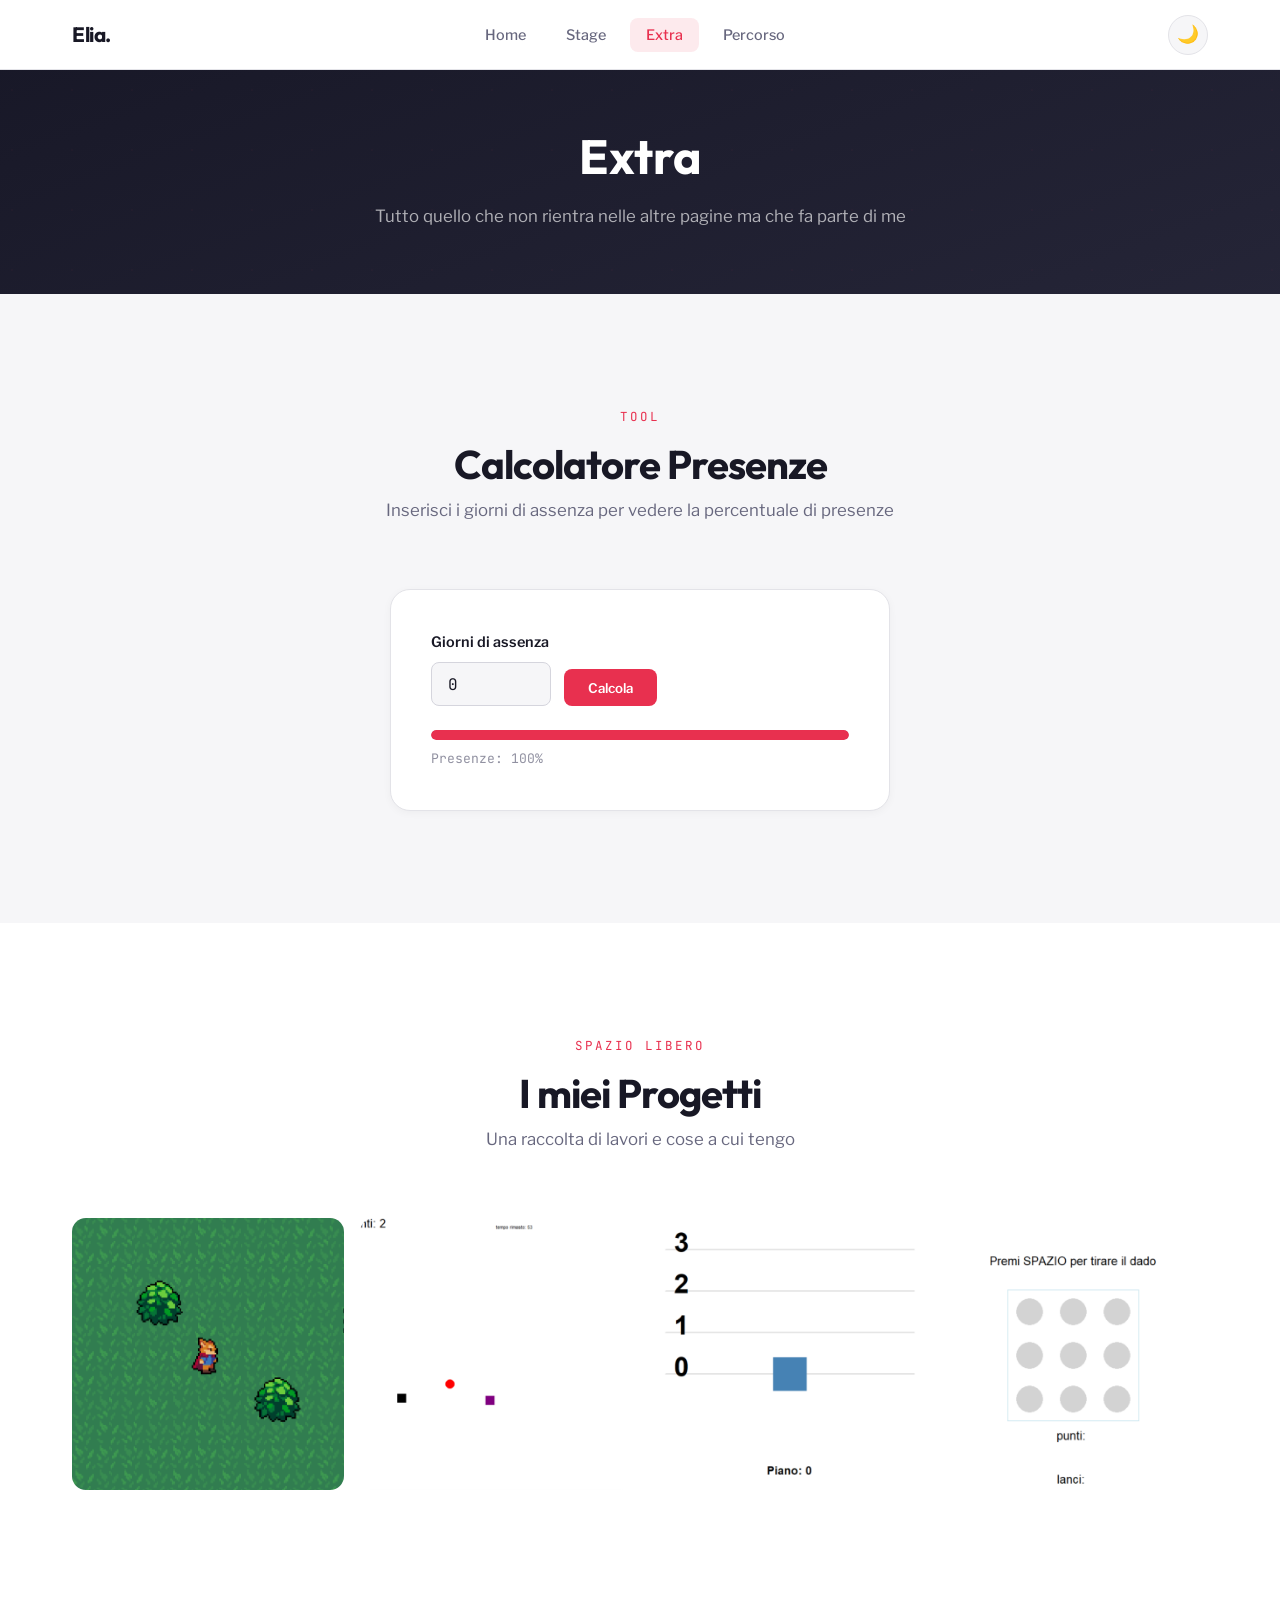
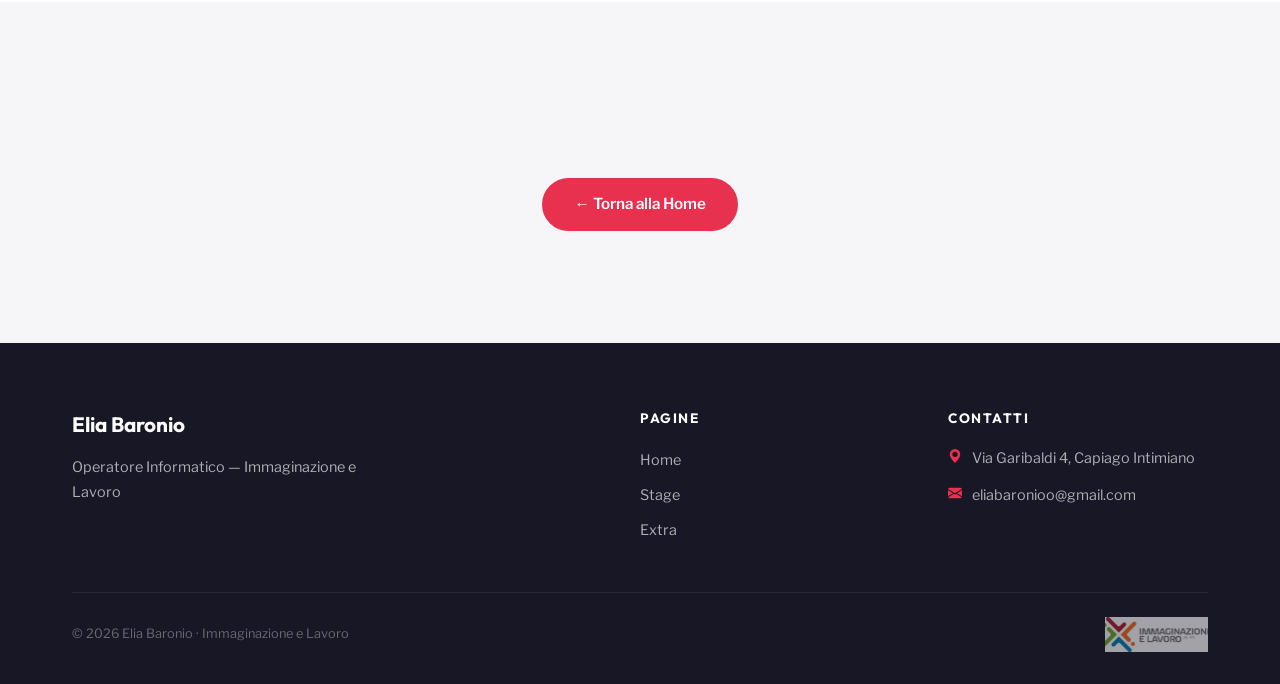
<file: extra.html>
<!DOCTYPE html>
<html lang="it" data-theme="default">
<head>
    <meta charset="UTF-8">
    <meta name="viewport" content="width=device-width, initial-scale=1.0">
    <title>Elia Baronio — Extra</title>

    <link rel="preconnect" href="https://fonts.googleapis.com">
    <link rel="preconnect" href="https://fonts.gstatic.com" crossorigin>
    <link href="https://fonts.googleapis.com/css2?family=Outfit:wght@400;500;600;700&family=Libre+Franklin:wght@400;500;600;700&family=JetBrains+Mono:wght@400;500&display=swap" rel="stylesheet">

    <link rel="stylesheet" href="./style.css">
</head>
<body>

    <!-- ====== NAVBAR ====== -->
    <nav class="site-nav">
        <div class="nav-inner">
            <a href="./index.html" class="nav-brand">Elia.</a>
            <button class="nav-burger" id="navBurger" aria-label="Apri menu">
                <span></span><span></span><span></span>
            </button>
            <ul class="nav-links" id="navLinks">
                <li><a href="./index.html">Home</a></li>
                <li><a href="./stage.html">Stage</a></li>
                <li><a href="#" class="active">Extra</a></li>
                <li><a href="./perscorso.html">Percorso</a></li>
            </ul>
            <button class="theme-toggle" id="themeToggle" aria-label="Cambia tema">🌙</button>
        </div>
    </nav>

    <!-- ====== PAGE HERO ====== -->
    <section class="page-hero">
        <div class="hero-pattern"></div>
        <div class="section-container">
            <h1 class="reveal">Extra</h1>
            <p class="hero-sub reveal reveal-delay-1">
                Tutto quello che non rientra nelle altre pagine ma che fa parte di me
            </p>
        </div>
    </section>

    <!-- ====== CALCOLATORE PRESENZE ====== -->
    <section class="section">
        <div class="section-container">
            <div class="section-header center reveal">
                <span class="section-label">Tool</span>
                <h2 class="section-title">Calcolatore Presenze</h2>
                <p class="section-desc">Inserisci i giorni di assenza per vedere la percentuale di presenze</p>
            </div>

            <div class="presenze-card reveal">
                <label for="progresso">Giorni di assenza</label>
                <div class="presenze-input">
                    <input type="number" id="progresso" min="0" value="0" placeholder="0">
                    <button class="btn-calcola" onclick="calcolaPresenze()">Calcola</button>
                </div>
                <div class="progress-wrap">
                    <div class="progress-bar-bg">
                        <div class="progress-bar-fill" id="barraFill"></div>
                    </div>
                    <p class="progress-label" id="percentualeText">Presenze: 100%</p>
                </div>
            </div>
        </div>
    </section>

    <!-- ====== GALLERY / CONTENUTO LIBERO ====== -->
    <!--
        Questa sezione è uno spazio libero. Puoi usarla per:
        - Una gallery di foto dei tuoi progetti
        - Certificazioni ottenute (ECDL, ecc.)
        - Link ai tuoi profili (GitHub, LinkedIn)
        - Qualsiasi cosa ti rappresenti
        
        Di seguito c'è un esempio di gallery. 
        Sostituisci le immagini con le tue.
    -->
    <section class="section section-alt">
        <div class="section-container">
            <div class="section-header center reveal">
                <span class="section-label">Spazio libero</span>
                <h2 class="section-title">I miei Progetti</h2>
                <p class="section-desc">Una raccolta di lavori e cose a cui tengo</p>
            </div>

            <!-- MODIFICA: sostituisci le immagini e i testi -->
            <div class="gallery-grid">
                <div class="gallery-item reveal reveal-delay-1">
                    <img src="./img/Screenshot 2026-05-15 084614.png" alt="Progetto 1">
                    <div class="gallery-item-overlay">
                        <span>Progetto 1</span>
                    </div>
                </div>
                <div class="gallery-item reveal reveal-delay-2">
                    <img src="./img/Screenshot 2026-05-15 084717.png" alt="Progetto 2">
                    <div class="gallery-item-overlay">
                        <span>Progetto 2</span>
                    </div>
                </div>
                <div class="gallery-item reveal reveal-delay-3">
                    <img src="./img/Screenshot 2026-05-15 085027.png" alt="Progetto 3">
                    <div class="gallery-item-overlay">
                        <span>Progetto 3</span>
                    </div>
                </div>
                <div class="gallery-item reveal reveal-delay-4">
                    <img src="./img/Screenshot 2026-05-15 085057.png" alt="Progetto 4">
                    <div class="gallery-item-overlay">
                        <span>Progetto 4</span>
                    </div>
                </div>
            </div>
        </div>
    </section>

    <!-- ====== SEZIONE TESTO LIBERO ====== -->
    <section class="section">
        <div class="section-container" style="max-width: 700px;">
            <div class="section-header center reveal">
                <span class="section-label"></span>
                <h2 class="section-title"></h2>
            </div>
            <div class="reveal" style="text-align: center;">
                <p style="color: var(--text-secondary); line-height: 1.8; margin-bottom: 2rem;">
                </p>
                <a href="../index.html" class="btn-primary-custom">← Torna alla Home</a>
            </div>
        </div>
    </section>

    <!-- ====== FOOTER ====== -->
    <footer class="site-footer">
        <div class="section-container">
            <div class="footer-grid">
                <div>
                    <p class="footer-brand">Elia Baronio</p>
                    <p class="footer-desc">Operatore Informatico — Immaginazione e Lavoro</p>
                </div>
                <div>
                    <p class="footer-heading">Pagine</p>
                    <ul class="footer-links">
                        <li><a href="../index.html">Home</a></li>
                        <li><a href="./stage.html">Stage</a></li>
                        <li><a href="#">Extra</a></li>
                    </ul>
                </div>
                <div>
                    <p class="footer-heading">Contatti</p>
                    <div class="footer-contact-item">
                        <svg xmlns="http://www.w3.org/2000/svg" width="14" height="14" fill="currentColor" viewBox="0 0 16 16"><path d="M8 16s6-5.686 6-10A6 6 0 0 0 2 6c0 4.314 6 10 6 10m0-7a3 3 0 1 1 0-6 3 3 0 0 1 0 6"/></svg>
                        <span>Via Garibaldi 4, Capiago Intimiano</span>
                    </div>
                    <div class="footer-contact-item">
                        <svg xmlns="http://www.w3.org/2000/svg" width="14" height="14" fill="currentColor" viewBox="0 0 16 16"><path d="M.05 3.555A2 2 0 0 1 2 2h12a2 2 0 0 1 1.95 1.555L8 8.414zM0 4.697v7.104l5.803-3.558zM6.761 8.83l-6.57 4.027A2 2 0 0 0 2 14h12a2 2 0 0 0 1.808-1.144l-6.57-4.027L8 9.586zm3.436-.586L16 11.801V4.697z"/></svg>
                        <span>eliabaronioo@gmail.com</span>
                    </div>
                </div>
            </div>
            <div class="footer-bottom">
                <span class="footer-copy">© 2026 Elia Baronio · Immaginazione e Lavoro</span>
                <img src="./img/logo.webp" class="footer-logo" alt="Logo scuola">
            </div>
        </div>
    </footer>

    <script src="./script.js"></script>
</body>
</html>
</file>
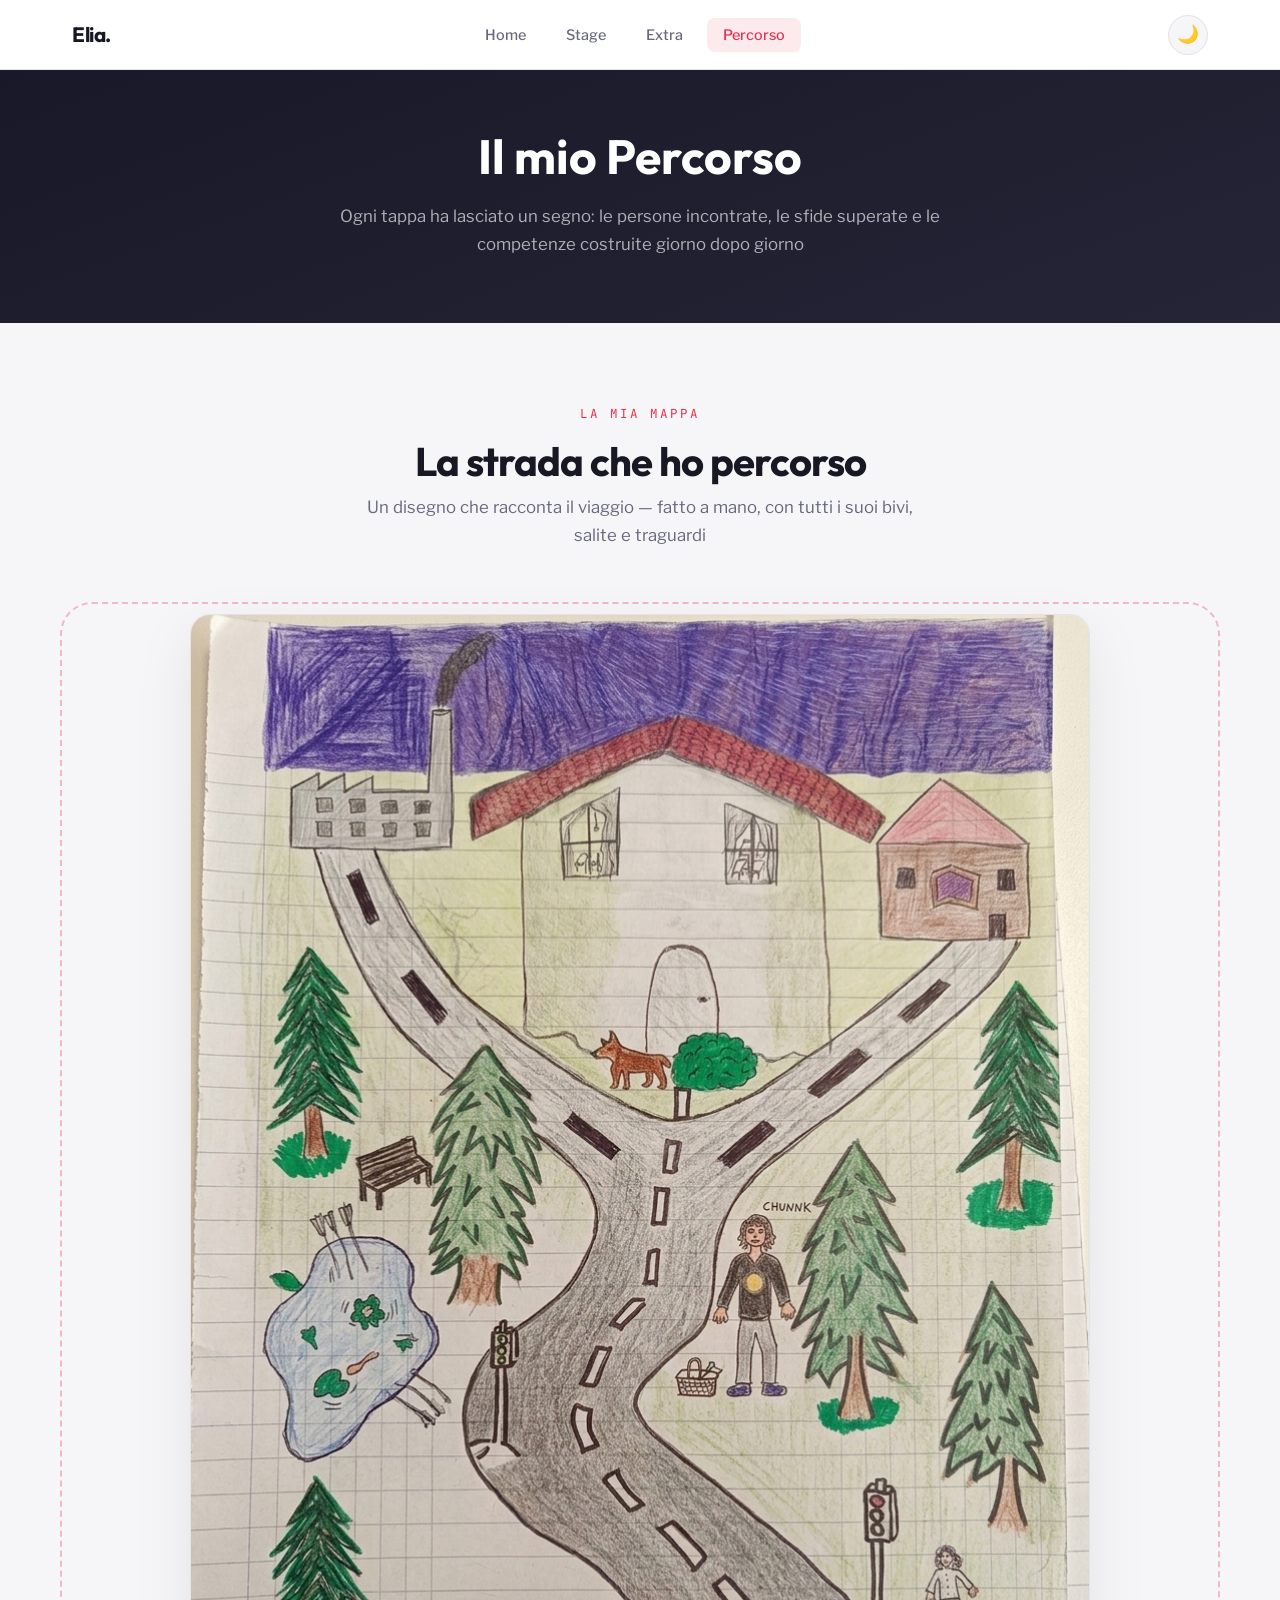
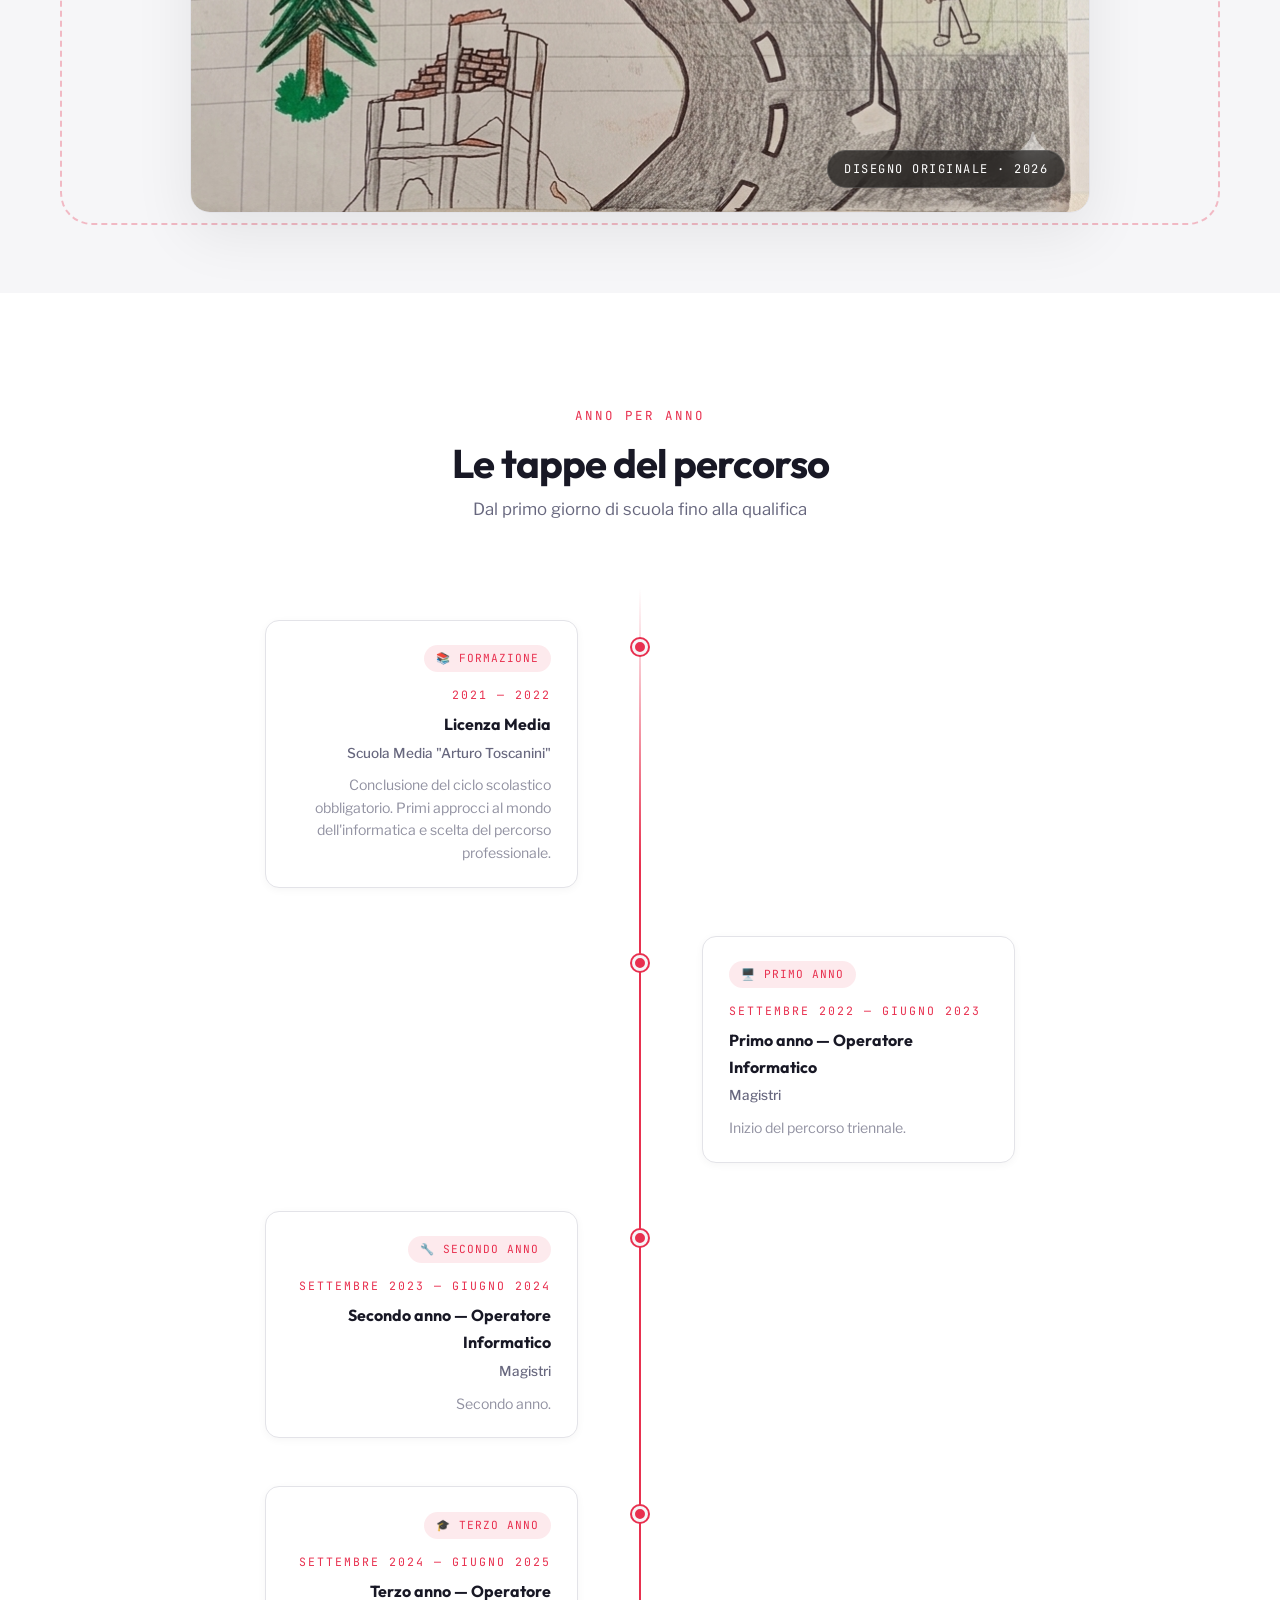
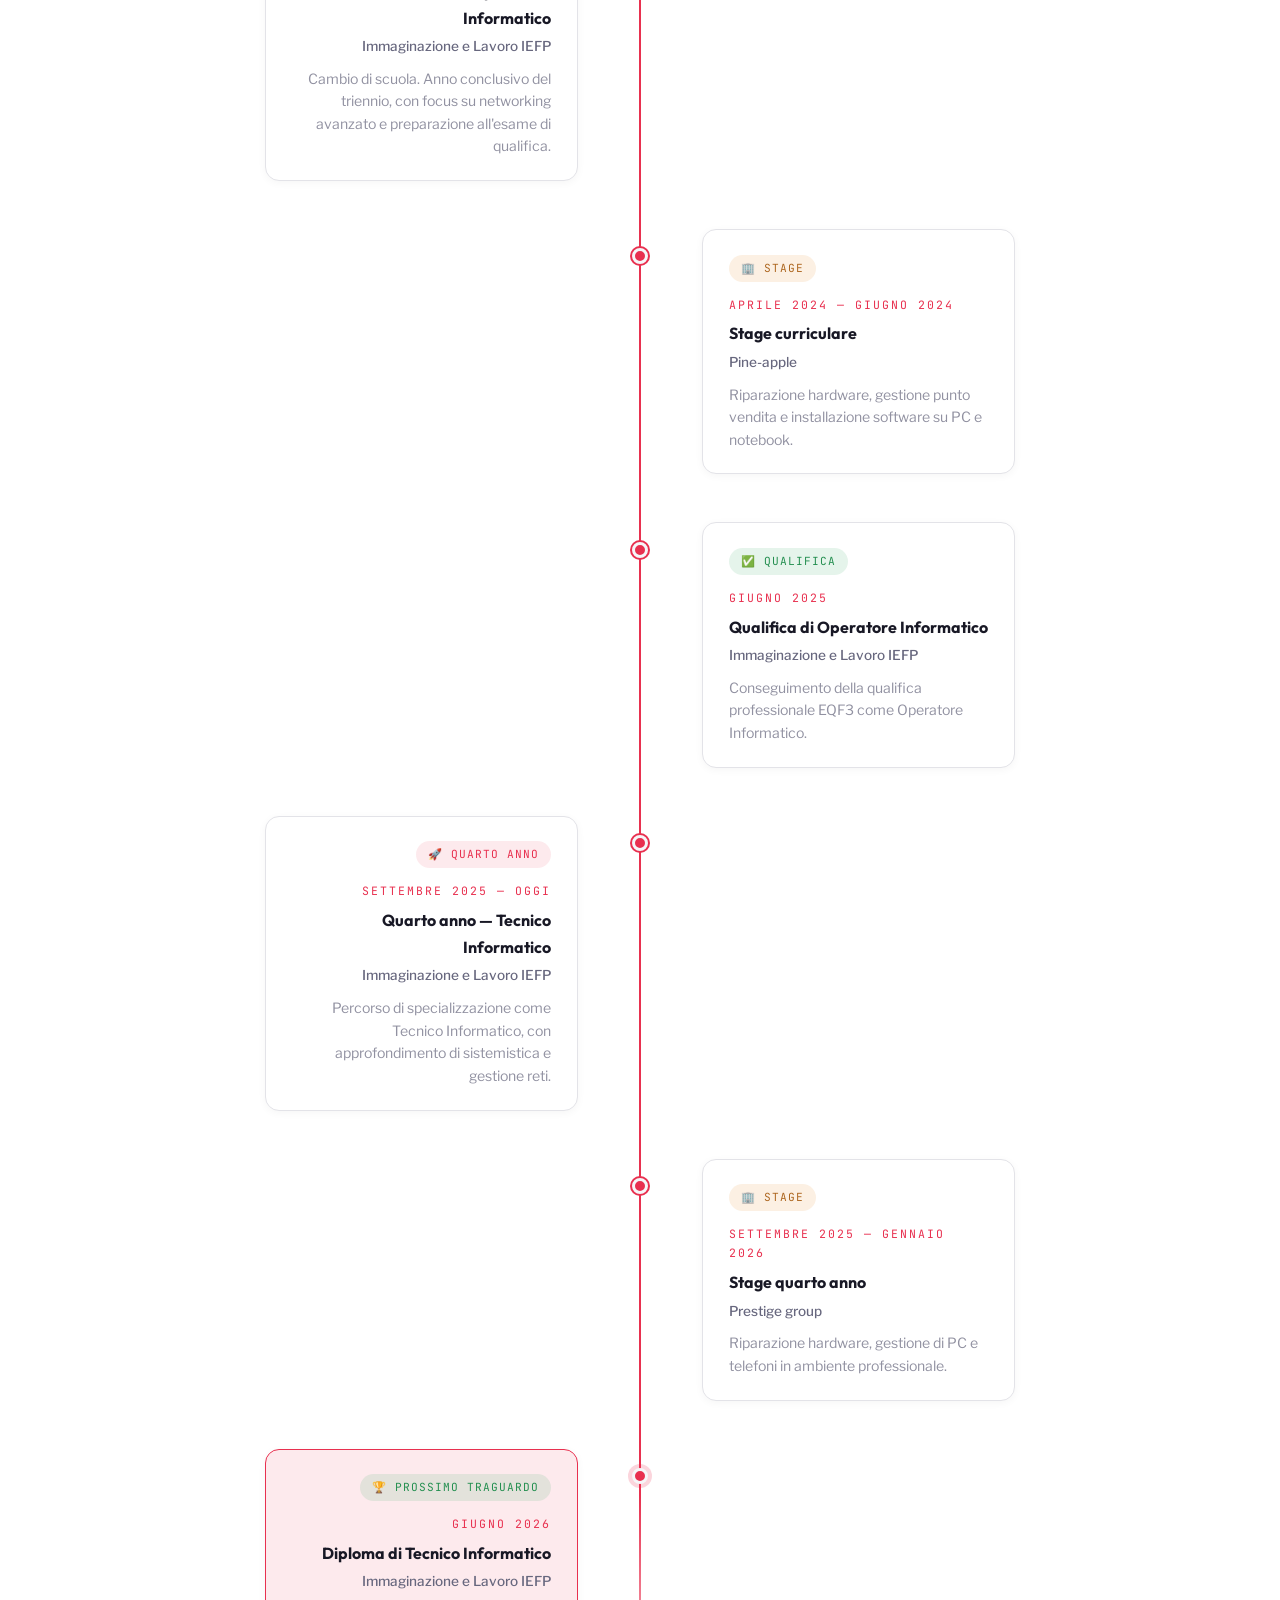
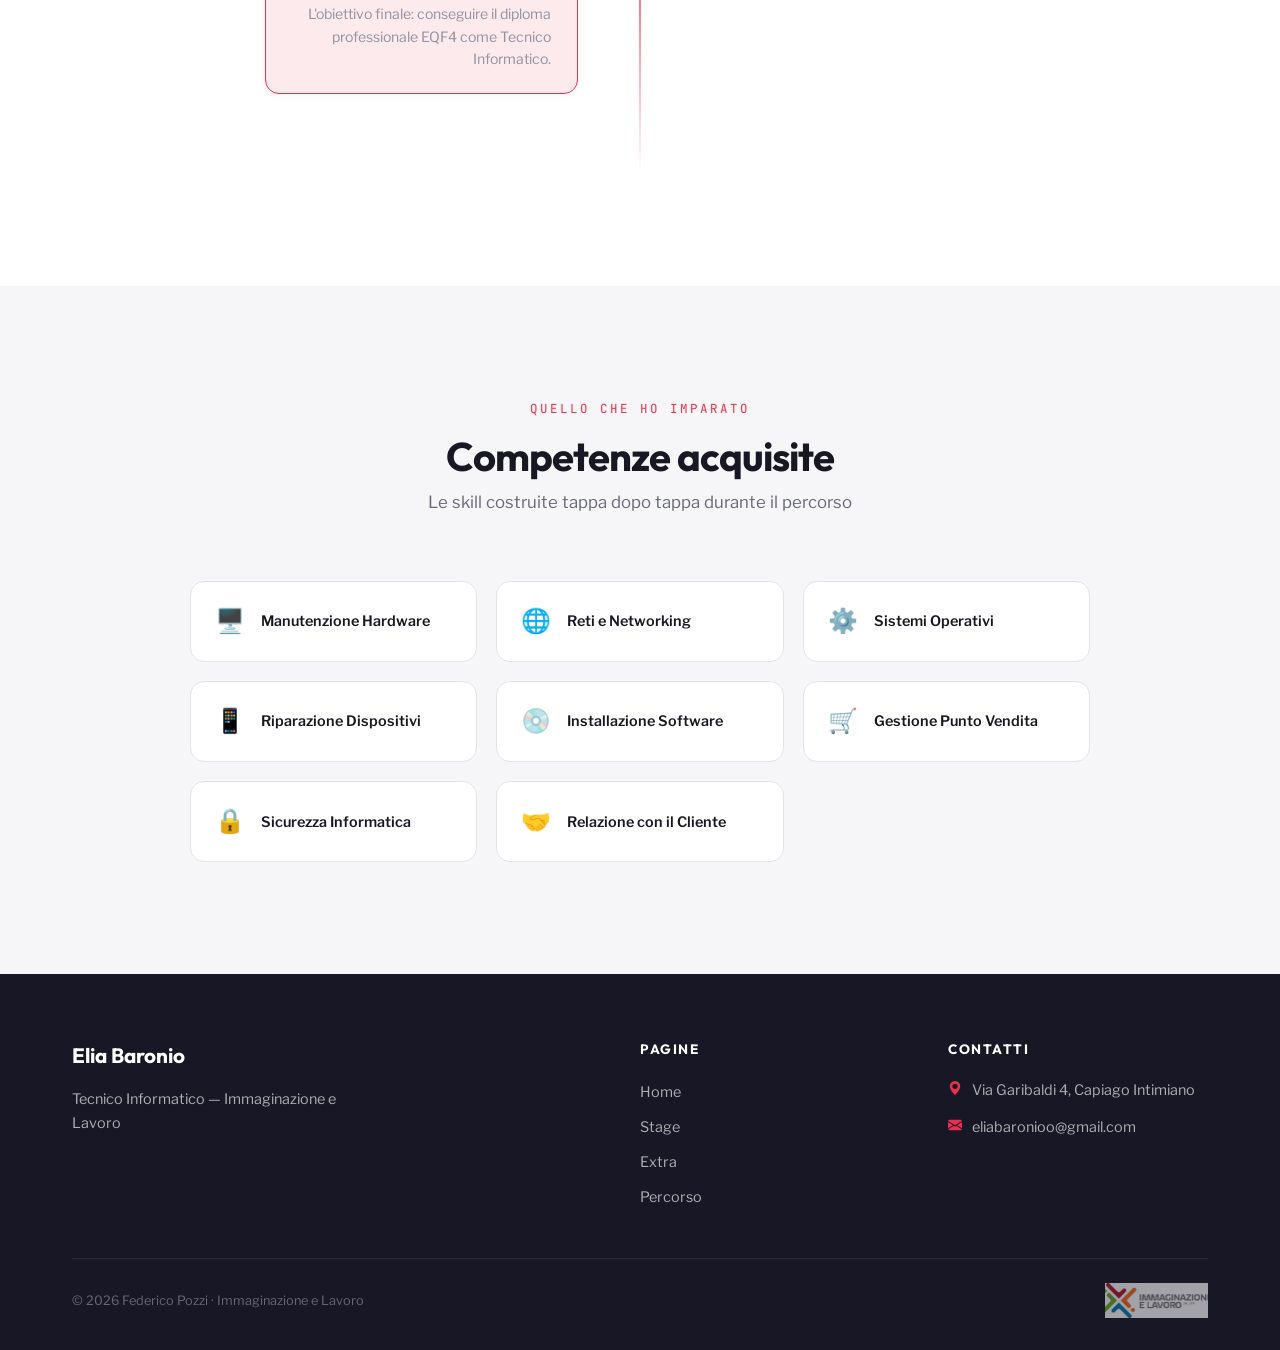
<file: perscorso.html>
<!DOCTYPE html>
<html lang="it" data-theme="default">
<head>
    <meta charset="UTF-8">
    <meta name="viewport" content="width=device-width, initial-scale=1.0">
    <title>Elia Baronio — Percorso Scolastico</title>

    <link rel="preconnect" href="https://fonts.googleapis.com">
    <link rel="preconnect" href="https://fonts.gstatic.com" crossorigin>
    <link href="https://fonts.googleapis.com/css2?family=Outfit:wght@400;500;600;700&family=Libre+Franklin:wght@400;500;600;700&family=JetBrains+Mono:wght@400;500&display=swap" rel="stylesheet">

    <link rel="stylesheet" href="./style.css">

    <style>
        /* ======================================================
           STILI SPECIFICI — PERCORSO SCOLASTICO
           ====================================================== */

        /* === IMMAGINE STRADA DISEGNATA === */
        .strada-section {
            padding: 5rem 0;
        }

        .strada-frame {
            position: relative;
            max-width: 900px;
            margin: 0 auto;
            border-radius: var(--radius-lg);
            overflow: hidden;
            box-shadow: var(--shadow-lg);
            border: 1px solid var(--border-light);
        }

        .strada-frame img {
            width: 100%;
            height: auto;
            display: block;
            object-fit: cover;
        }

        /* Badge sovrapposto all'immagine */
        .strada-badge {
            position: absolute;
            bottom: 1.5rem;
            right: 1.5rem;
            background: rgba(0, 0, 0, 0.6);
            backdrop-filter: blur(10px);
            color: #fff;
            font-family: var(--font-mono);
            font-size: 0.75rem;
            letter-spacing: 1.5px;
            text-transform: uppercase;
            padding: 0.5rem 1rem;
            border-radius: var(--radius-full);
            border: 1px solid rgba(255,255,255,0.15);
        }

        /* Cornice decorativa attorno all'immagine */
        .strada-wrapper {
            position: relative;
        }

        .strada-wrapper::before {
            content: '';
            position: absolute;
            inset: -12px;
            border: 2px dashed var(--accent);
            border-radius: calc(var(--radius-lg) + 12px);
            opacity: 0.3;
            pointer-events: none;
            z-index: 0;
        }

        .strada-frame {
            position: relative;
            z-index: 1;
        }

        /* === TIMELINE PERCORSO === */
        .timeline {
            position: relative;
            max-width: 750px;
            margin: 0 auto;
            padding: 2rem 0;
        }

        /* Linea verticale centrale */
        .timeline::before {
            content: '';
            position: absolute;
            left: 50%;
            top: 0;
            bottom: 0;
            width: 2px;
            background: linear-gradient(
                to bottom,
                transparent,
                var(--accent) 10%,
                var(--accent) 90%,
                transparent
            );
            transform: translateX(-50%);
        }

        .timeline-item {
            position: relative;
            display: grid;
            grid-template-columns: 1fr 60px 1fr;
            align-items: start;
            margin-bottom: 3rem;
            gap: 0;
        }

        /* Pallino centrale */
        .timeline-dot {
            width: 16px;
            height: 16px;
            background: var(--accent);
            border-radius: 50%;
            border: 3px solid var(--bg-primary);
            box-shadow: 0 0 0 2px var(--accent);
            justify-self: center;
            margin-top: 1.2rem;
            position: relative;
            z-index: 1;
            transition: transform var(--duration-fast) var(--ease-spring);
        }

        .timeline-item:hover .timeline-dot {
            transform: scale(1.4);
        }

        /* Contenuto sinistra (anni pari) */
        .timeline-left {
            padding-right: 2rem;
            text-align: right;
        }

        /* Contenuto destra (anni dispari) */
        .timeline-right {
            padding-left: 2rem;
        }

        /* Le card vuote occupano lo spazio ma non mostrano nulla */
        .timeline-left:empty,
        .timeline-right:empty {
            display: block;
        }

        .timeline-card {
            background: var(--bg-elevated);
            border: 1px solid var(--border-light);
            border-radius: var(--radius-md);
            padding: 1.4rem 1.6rem;
            box-shadow: var(--shadow-sm);
            transition: transform var(--duration-normal) var(--ease-spring),
                        box-shadow var(--duration-normal) var(--ease-out),
                        border-color var(--duration-fast);
        }

        .timeline-card:hover {
            transform: translateY(-4px);
            box-shadow: var(--shadow-md);
            border-color: var(--accent);
        }

        .timeline-anno {
            font-family: var(--font-mono);
            font-size: 0.72rem;
            letter-spacing: 2px;
            text-transform: uppercase;
            color: var(--accent);
            margin-bottom: 0.4rem;
            display: block;
        }

        .timeline-titolo {
            font-family: var(--font-display);
            font-size: 1rem;
            font-weight: 700;
            color: var(--text-primary);
            margin-bottom: 0.2rem;
        }

        .timeline-luogo {
            font-size: 0.85rem;
            color: var(--text-secondary);
            font-weight: 500;
            margin-bottom: 0.6rem;
        }

        .timeline-desc {
            font-size: 0.88rem;
            color: var(--text-tertiary);
            line-height: 1.6;
        }

        /* Badge tipo evento */
        .timeline-badge {
            display: inline-flex;
            align-items: center;
            gap: 0.3rem;
            font-family: var(--font-mono);
            font-size: 0.7rem;
            text-transform: uppercase;
            letter-spacing: 1px;
            padding: 0.25rem 0.75rem;
            border-radius: var(--radius-full);
            margin-bottom: 0.8rem;
        }

        .timeline-badge.qualifica {
            background: hsla(145, 60%, 40%, 0.12);
            color: hsl(145, 60%, 35%);
        }

        .timeline-badge.formazione {
            background: var(--accent-soft);
            color: var(--accent);
        }

        .timeline-badge.stage {
            background: hsla(30, 80%, 50%, 0.12);
            color: hsl(30, 70%, 40%);
        }

        html[data-dark] .timeline-badge.qualifica {
            background: hsla(145, 60%, 40%, 0.2);
            color: hsl(145, 55%, 55%);
        }

        html[data-dark] .timeline-badge.stage {
            background: hsla(30, 80%, 50%, 0.18);
            color: hsl(30, 80%, 65%);
        }

        /* === CITAZIONE ISPIRAZIONALE === */
        .quote-block {
            background: var(--bg-elevated);
            border-left: 4px solid var(--accent);
            border-radius: 0 var(--radius-md) var(--radius-md) 0;
            padding: 2rem 2.5rem;
            max-width: 650px;
            margin: 0 auto;
            font-style: italic;
            font-size: 1.15rem;
            color: var(--text-secondary);
            line-height: 1.8;
            position: relative;
        }

        .quote-block::before {
            content: '"';
            font-family: var(--font-display);
            font-size: 5rem;
            color: var(--accent);
            opacity: 0.15;
            position: absolute;
            top: -1rem;
            left: 1rem;
            line-height: 1;
            pointer-events: none;
        }

        .quote-author {
            display: block;
            font-style: normal;
            font-family: var(--font-mono);
            font-size: 0.78rem;
            letter-spacing: 1.5px;
            text-transform: uppercase;
            color: var(--accent);
            margin-top: 1rem;
        }

        /* === COMPETENZE ACQUISITE === */
        .skills-grid {
            display: grid;
            grid-template-columns: repeat(auto-fill, minmax(220px, 1fr));
            gap: 1.2rem;
            max-width: 900px;
            margin: 0 auto;
        }

        .skill-chip {
            background: var(--bg-elevated);
            border: 1px solid var(--border-light);
            border-radius: var(--radius-md);
            padding: 1.2rem 1.5rem;
            display: flex;
            align-items: center;
            gap: 1rem;
            transition: transform var(--duration-fast) var(--ease-spring),
                        border-color var(--duration-fast),
                        box-shadow var(--duration-fast);
        }

        .skill-chip:hover {
            transform: translateY(-3px);
            border-color: var(--accent);
            box-shadow: var(--shadow-sm);
        }

        .skill-chip-icon {
            font-size: 1.5rem;
            flex-shrink: 0;
        }

        .skill-chip-text {
            font-size: 0.9rem;
            font-weight: 600;
            color: var(--text-primary);
        }

        /* === RESPONSIVE TIMELINE === */
        @media (max-width: 700px) {
            .timeline::before {
                left: 20px;
            }

            .timeline-item {
                grid-template-columns: 40px 1fr;
                grid-template-areas: "dot content";
            }

            .timeline-dot {
                grid-area: dot;
                justify-self: start;
                margin-left: 4px;
            }

            .timeline-left {
                display: none;
            }

            .timeline-right {
                grid-area: content;
                padding-left: 1rem;
                padding-right: 0;
                text-align: left;
            }

            /* Quando il contenuto è nella colonna sinistra, spostalo a destra su mobile */
            .timeline-item .timeline-left .timeline-card {
                display: none;
            }

            /* Override: mostra tutto a destra su mobile */
            .timeline-item.left-content .timeline-left {
                display: none;
            }

            .timeline-item.left-content .timeline-right {
                grid-area: content;
            }
        }
    </style>
</head>
<body>

    <!-- ====== NAVBAR ====== -->
    <nav class="site-nav">
        <div class="nav-inner">
            <a href="./index.html" class="nav-brand">Elia.</a>
            <button class="nav-burger" id="navBurger" aria-label="Apri menu">
                <span></span><span></span><span></span>
            </button>
            <ul class="nav-links" id="navLinks">
                <li><a href="./index.html">Home</a></li>
                <li><a href="./stage.html">Stage</a></li>
                <li><a href="./extra.html">Extra</a></li>
                <li><a href="#" class="active">Percorso</a></li>
            </ul>
            <button class="theme-toggle" id="themeToggle" aria-label="Cambia tema">🌙</button>
        </div>
    </nav>

    <!-- ====== PAGE HERO ====== -->
    <section class="page-hero">
        <div class="hero-pattern"></div>
        <div class="section-container">
            <h1 class="reveal">Il mio Percorso</h1>
            <p class="hero-sub reveal reveal-delay-1">
                Ogni tappa ha lasciato un segno: le persone incontrate, 
                le sfide superate e le competenze costruite giorno dopo giorno
            </p>
        </div>
    </section>

    <!-- ====== IMMAGINE STRADA DISEGNATA ====== -->
    <section class="strada-section section">
        <div class="section-container">
            <div class="section-header center reveal">
                <span class="section-label">La mia mappa</span>
                <h2 class="section-title">La strada che ho percorso</h2>
                <p class="section-desc">
                    Un disegno che racconta il viaggio — fatto a mano, 
                    con tutti i suoi bivi, salite e traguardi
                </p>
            </div>

            <div class="strada-wrapper reveal">
                <div class="strada-frame">
                    <!--
                        MODIFICA: sostituisci il src con il percorso della tua immagine.
                        Esempio: src="./img/strada.jpg"  oppure  src="./img/percorso.png"
                        
                        L'immagine va salvata nella cartella img/ del progetto.
                        Dimensione consigliata: almeno 900×500 px, formato JPG o PNG.
                    -->
                    <img
                        src="./img/Il mio percorso.png"
                        alt="La mia strada scolastica — disegno originale"
                    >
                    <span class="strada-badge">Disegno originale · 2026</span>
                </div>
            </div>

        </div>
    </section>

    <!-- ====== TIMELINE PERCORSO ====== -->
    <section class="section section-alt">
        <div class="section-container">
            <div class="section-header center reveal">
                <span class="section-label">Anno per anno</span>
                <h2 class="section-title">Le tappe del percorso</h2>
                <p class="section-desc">Dal primo giorno di scuola fino alla qualifica</p>
            </div>

            <div class="timeline">

                <!-- TAPPA 1 — a sinistra -->
                <!-- MODIFICA: anno, titolo, istituto, descrizione -->
                <div class="timeline-item left-content reveal">
                    <div class="timeline-left">
                        <div class="timeline-card">
                            <span class="timeline-badge formazione">📚 Formazione</span>
                            <span class="timeline-anno">2021 — 2022</span>
                            <div class="timeline-titolo">Licenza Media</div>
                            <div class="timeline-luogo">Scuola Media "Arturo Toscanini"</div>
                            <p class="timeline-desc">
                                Conclusione del ciclo scolastico obbligatorio. 
                                Primi approcci al mondo dell'informatica e scelta 
                                del percorso professionale.
                            </p>
                        </div>
                    </div>
                    <div class="timeline-dot"></div>
                    <div class="timeline-right"></div>
                </div>

                <!-- TAPPA 2 — a destra -->
                <div class="timeline-item reveal reveal-delay-1">
                    <div class="timeline-left"></div>
                    <div class="timeline-dot"></div>
                    <div class="timeline-right">
                        <div class="timeline-card">
                            <span class="timeline-badge formazione">🖥️ Primo anno</span>
                            <span class="timeline-anno">Settembre 2022 — Giugno 2023</span>
                            <div class="timeline-titolo">Primo anno — Operatore Informatico</div>
                            <div class="timeline-luogo">Magistri</div>
                            <p class="timeline-desc">
                                Inizio del percorso triennale.
                            </p>
                        </div>
                    </div>
                </div>

                <!-- TAPPA 3 — a sinistra -->
                <div class="timeline-item left-content reveal reveal-delay-2">
                    <div class="timeline-left">
                        <div class="timeline-card">
                            <span class="timeline-badge formazione">🔧 Secondo anno</span>
                            <span class="timeline-anno">Settembre 2023 — Giugno 2024</span>
                            <div class="timeline-titolo">Secondo anno — Operatore Informatico</div>
                            <div class="timeline-luogo">Magistri</div>
                            <p class="timeline-desc">
                                Secondo anno.
                            </p>
                        </div>
                    </div>
                    <div class="timeline-dot"></div>
                    <div class="timeline-right"></div>
                </div>

                 <!-- TAPPA 4 — a destra: primo stage -->
                


                    <!-- TAPPA 5 — a sinistra: terzo anno -->
                <div class="timeline-item left-content reveal reveal-delay-2">
                    <div class="timeline-left">
                        <div class="timeline-card">
                            <span class="timeline-badge formazione">🎓 Terzo anno</span>
                            <span class="timeline-anno">Settembre 2024 — Giugno 2025</span>
                            <div class="timeline-titolo">Terzo anno — Operatore Informatico</div>
                            <div class="timeline-luogo">Immaginazione e Lavoro IEFP</div>
                            <p class="timeline-desc">
                                Cambio di scuola. Anno conclusivo del triennio, con focus su 
                                networking avanzato e preparazione all'esame di qualifica.
                            </p>
                        </div>
                    </div>
                    <div class="timeline-dot"></div>
                    <div class="timeline-right"></div>
                </div>

                <div class="timeline-item reveal reveal-delay-1">
                    <div class="timeline-left"></div>
                    <div class="timeline-dot"></div>
                    <div class="timeline-right">
                        <div class="timeline-card">
                            <span class="timeline-badge stage">🏢 Stage</span>
                            <span class="timeline-anno">Aprile 2024 — Giugno 2024</span>
                            <div class="timeline-titolo">Stage curriculare</div>
                            <div class="timeline-luogo">Pine-apple</div>
                            <p class="timeline-desc">
                                Riparazione hardware, gestione punto vendita 
                                e installazione software su PC e notebook.
                            </p>
                        </div>
                    </div>
                </div>
                <!-- TAPPA 6 — a destra: qualifica -->
                <div class="timeline-item reveal reveal-delay-1">
                    <div class="timeline-left"></div>
                    <div class="timeline-dot"></div>
                    <div class="timeline-right">
                        <div class="timeline-card">
                            <span class="timeline-badge qualifica">✅ Qualifica</span>
                            <span class="timeline-anno">Giugno 2025</span>
                            <div class="timeline-titolo">Qualifica di Operatore Informatico</div>
                            <div class="timeline-luogo">Immaginazione e Lavoro IEFP</div>
                            <p class="timeline-desc">
                                Conseguimento della qualifica professionale EQF3 
                                come Operatore Informatico.
                            </p>
                        </div>
                    </div>
                </div>

                <!-- TAPPA 7 — a sinistra: quarto anno -->
                <div class="timeline-item left-content reveal reveal-delay-2">
                    <div class="timeline-left">
                        <div class="timeline-card">
                            <span class="timeline-badge formazione">🚀 Quarto anno</span>
                            <span class="timeline-anno">Settembre 2025 — Oggi</span>
                            <div class="timeline-titolo">Quarto anno — Tecnico Informatico</div>
                            <div class="timeline-luogo">Immaginazione e Lavoro IEFP</div>
                            <p class="timeline-desc">
                                Percorso di specializzazione come Tecnico Informatico, 
                                con approfondimento di sistemistica e gestione reti.
                            </p>
                        </div>
                    </div>
                    <div class="timeline-dot"></div>
                    <div class="timeline-right"></div>
                </div>

                <!-- TAPPA 8 — a destra: in corso -->
                <div class="timeline-item reveal reveal-delay-1">
                    <div class="timeline-left"></div>
                    <div class="timeline-dot"></div>
                    <div class="timeline-right">
                        <div class="timeline-card">
                            <span class="timeline-badge stage">🏢 Stage</span>
                            <span class="timeline-anno">Settembre 2025 — Gennaio 2026</span>
                            <div class="timeline-titolo">Stage quarto anno</div>
                            <div class="timeline-luogo">Prestige group</div>
                            <p class="timeline-desc">
                                Riparazione hardware, gestione di PC e telefoni 
                                in ambiente professionale.
                            </p>
                        </div>
                    </div>
                </div>

                <!-- TAPPA FINALE — traguardo futuro -->
                <div class="timeline-item left-content reveal reveal-delay-2">
                    <div class="timeline-left">
                        <div class="timeline-card" style="border-color: var(--accent); background: var(--accent-soft);">
                            <span class="timeline-badge qualifica">🏆 Prossimo traguardo</span>
                            <span class="timeline-anno">Giugno 2026</span>
                            <div class="timeline-titolo">Diploma di Tecnico Informatico</div>
                            <div class="timeline-luogo">Immaginazione e Lavoro IEFP</div>
                            <p class="timeline-desc">
                                L'obiettivo finale: conseguire il diploma professionale 
                                EQF4 come Tecnico Informatico.
                            </p>
                        </div>
                    </div>
                    <div class="timeline-dot" style="background: var(--accent); box-shadow: 0 0 0 4px var(--accent-medium);"></div>
                    <div class="timeline-right"></div>
                </div>

            </div>
        </div>
    </section>

    <!-- ====== COMPETENZE ACQUISITE ====== -->
    <section class="section">
        <div class="section-container">
            <div class="section-header center reveal">
                <span class="section-label">Quello che ho imparato</span>
                <h2 class="section-title">Competenze acquisite</h2>
                <p class="section-desc">Le skill costruite tappa dopo tappa durante il percorso</p>
            </div>

            <!-- MODIFICA: aggiungi o rimuovi competenze -->
            <div class="skills-grid">
                <div class="skill-chip reveal reveal-delay-1">
                    <span class="skill-chip-icon">🖥️</span>
                    <span class="skill-chip-text">Manutenzione Hardware</span>
                </div>
                <div class="skill-chip reveal reveal-delay-2">
                    <span class="skill-chip-icon">🌐</span>
                    <span class="skill-chip-text">Reti e Networking</span>
                </div>
                <div class="skill-chip reveal reveal-delay-3">
                    <span class="skill-chip-icon">⚙️</span>
                    <span class="skill-chip-text">Sistemi Operativi</span>
                </div>
                <div class="skill-chip reveal reveal-delay-4">
                    <span class="skill-chip-icon">📱</span>
                    <span class="skill-chip-text">Riparazione Dispositivi</span>
                </div>
                <div class="skill-chip reveal reveal-delay-1">
                    <span class="skill-chip-icon">💿</span>
                    <span class="skill-chip-text">Installazione Software</span>
                </div>
                <div class="skill-chip reveal reveal-delay-2">
                    <span class="skill-chip-icon">🛒</span>
                    <span class="skill-chip-text">Gestione Punto Vendita</span>
                </div>
                <div class="skill-chip reveal reveal-delay-3">
                    <span class="skill-chip-icon">🔒</span>
                    <span class="skill-chip-text">Sicurezza Informatica</span>
                </div>
                <div class="skill-chip reveal reveal-delay-4">
                    <span class="skill-chip-icon">🤝</span>
                    <span class="skill-chip-text">Relazione con il Cliente</span>
                </div>
            </div>
        </div>
    </section>



    <!-- ====== FOOTER ====== -->
    <footer class="site-footer">
        <div class="section-container">
            <div class="footer-grid">
                <div>
                    <p class="footer-brand">Elia Baronio</p>
                    <p class="footer-desc">Tecnico Informatico — Immaginazione e Lavoro</p>
                </div>
                <div>
                    <p class="footer-heading">Pagine</p>
                    <ul class="footer-links">
                        <li><a href="./index.html">Home</a></li>
                        <li><a href="./stage.html">Stage</a></li>
                        <li><a href="./extra.html">Extra</a></li>
                        <li><a href="#">Percorso</a></li>
                    </ul>
                </div>
                <div>
                    <p class="footer-heading">Contatti</p>
                    <div class="footer-contact-item">
                        <svg xmlns="http://www.w3.org/2000/svg" width="14" height="14" fill="currentColor" viewBox="0 0 16 16"><path d="M8 16s6-5.686 6-10A6 6 0 0 0 2 6c0 4.314 6 10 6 10m0-7a3 3 0 1 1 0-6 3 3 0 0 1 0 6"/></svg>
                        <span>Via Garibaldi 4, Capiago Intimiano</span>
                    </div>
                    <div class="footer-contact-item">
                        <svg xmlns="http://www.w3.org/2000/svg" width="14" height="14" fill="currentColor" viewBox="0 0 16 16"><path d="M.05 3.555A2 2 0 0 1 2 2h12a2 2 0 0 1 1.95 1.555L8 8.414zM0 4.697v7.104l5.803-3.558zM6.761 8.83l-6.57 4.027A2 2 0 0 0 2 14h12a2 2 0 0 0 1.808-1.144l-6.57-4.027L8 9.586zm3.436-.586L16 11.801V4.697z"/></svg>
                        <span>eliabaronioo@gmail.com</span>
                    </div>
                </div>
            </div>
            <div class="footer-bottom">
                <span class="footer-copy">© 2026 Federico Pozzi · Immaginazione e Lavoro</span>
                <img src="./img/logo.webp" class="footer-logo" alt="Logo scuola">
            </div>
        </div>
    </footer>

    <script src="./script.js"></script>
</body>
</html>
</file>
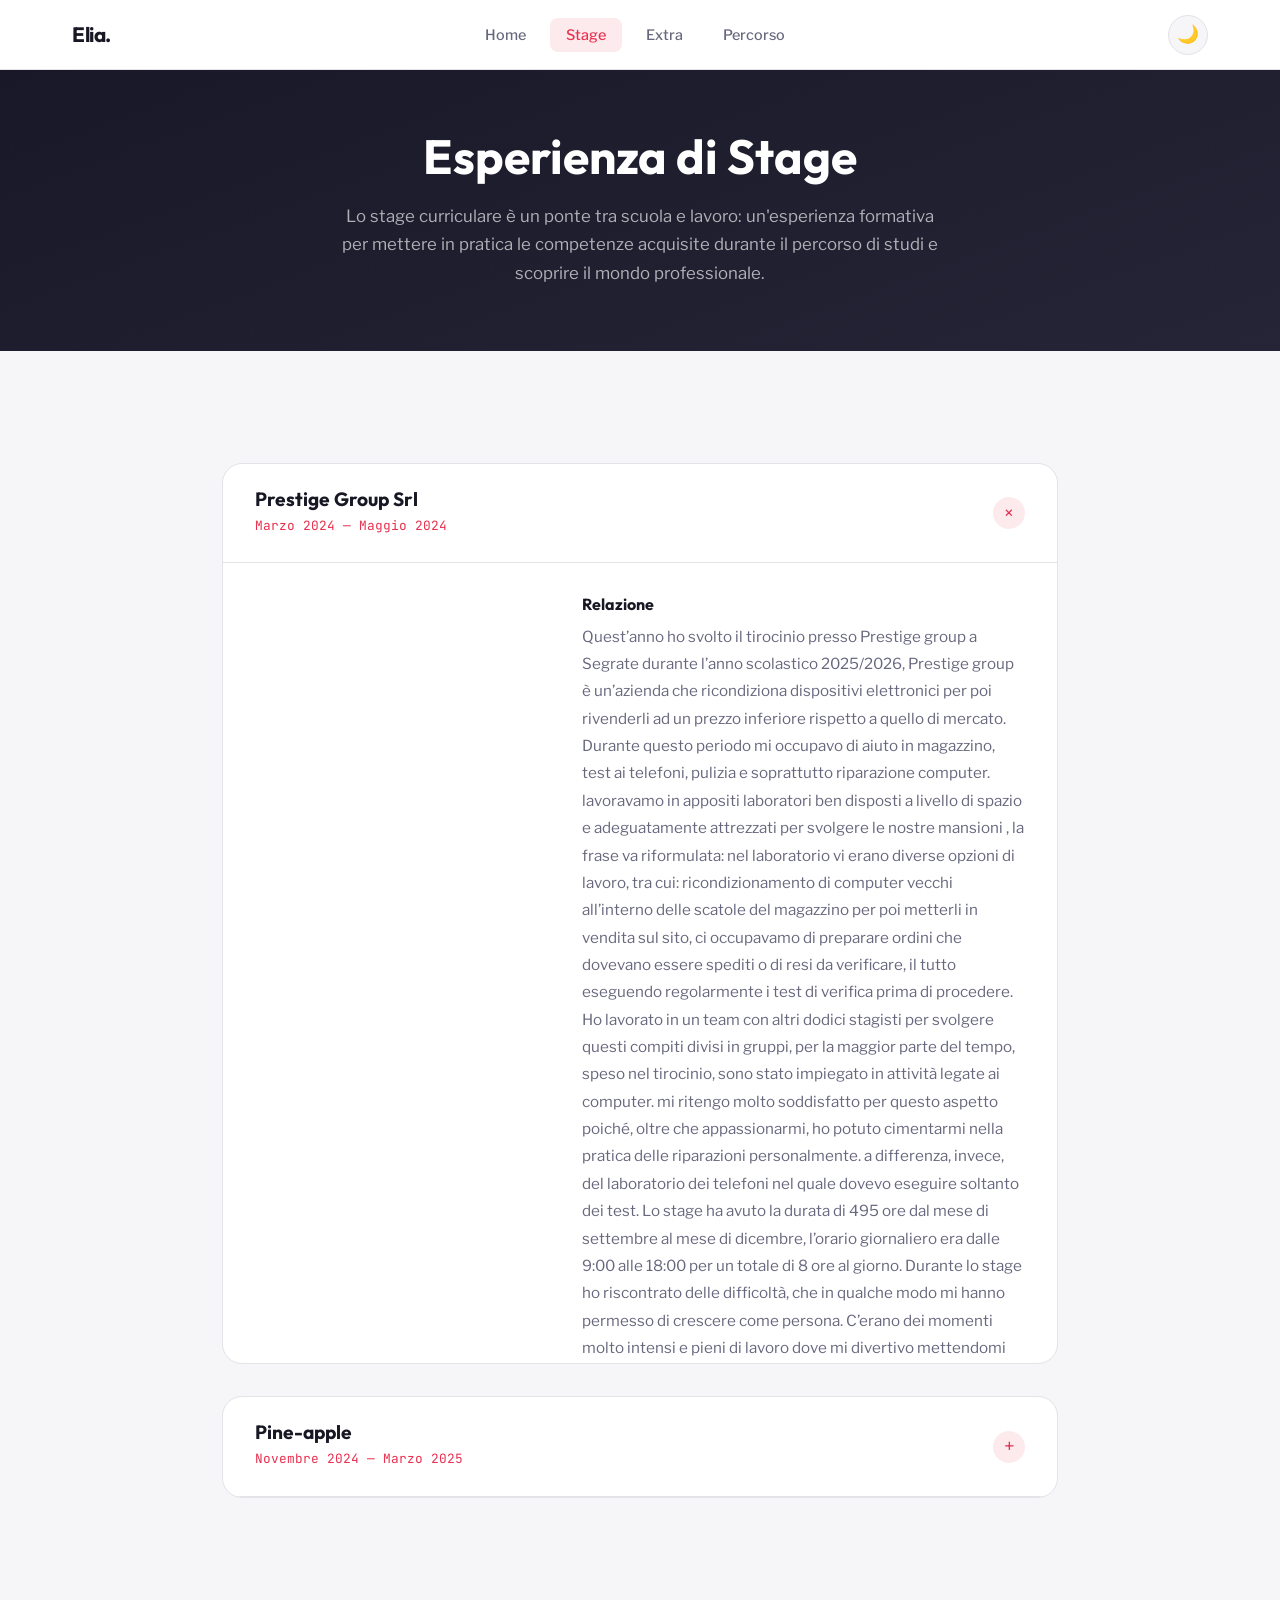
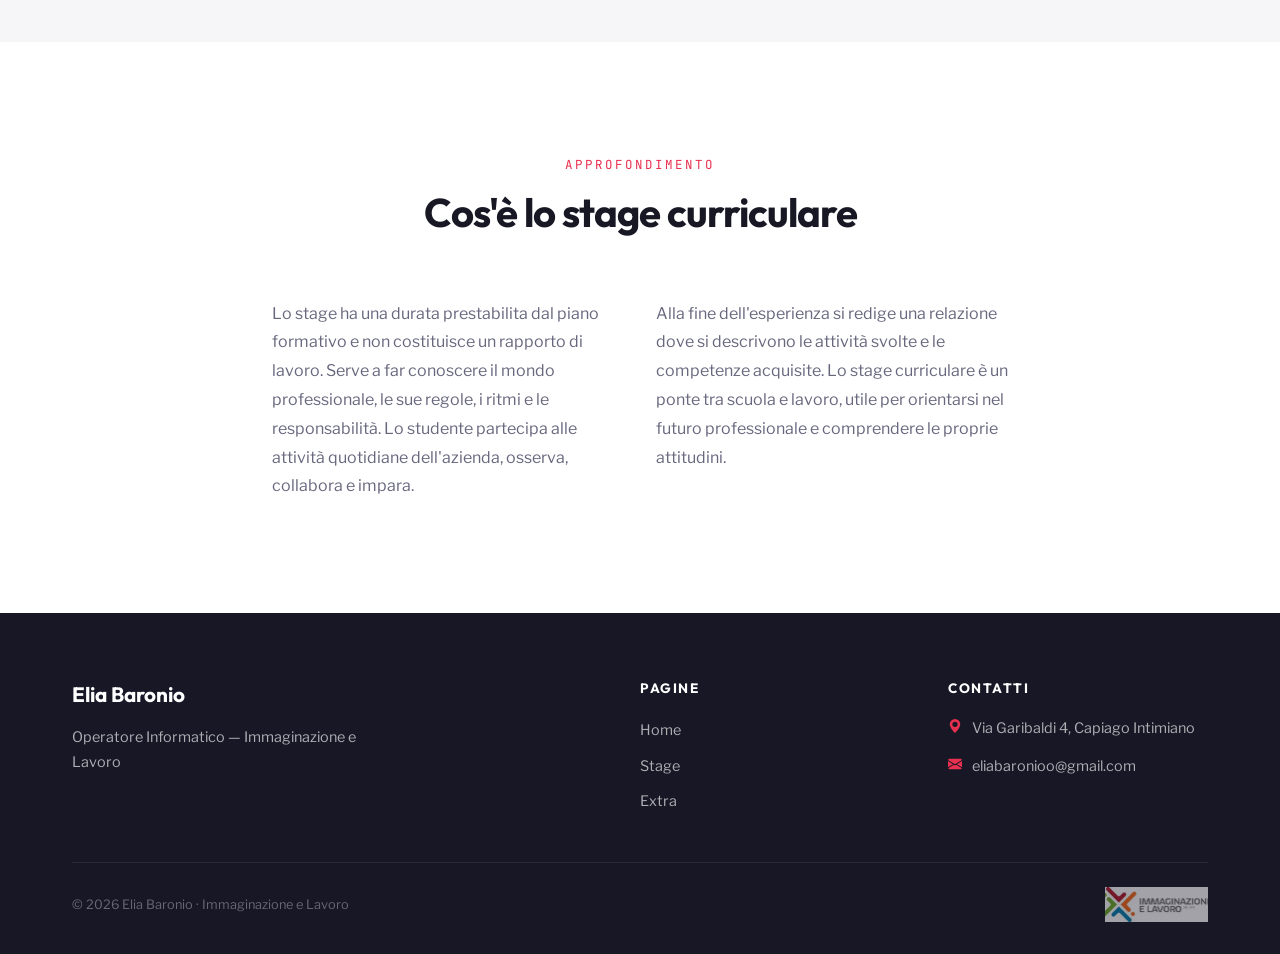
<file: stage.html>
<!DOCTYPE html>
<html lang="it" data-theme="default">
<head>
    <meta charset="UTF-8">
    <meta name="viewport" content="width=device-width, initial-scale=1.0">
    <title>Elia Baronio — Stage</title>

    <link rel="preconnect" href="https://fonts.googleapis.com">
    <link rel="preconnect" href="https://fonts.gstatic.com" crossorigin>
    <link href="https://fonts.googleapis.com/css2?family=Outfit:wght@400;500;600;700&family=Libre+Franklin:wght@400;500;600;700&family=JetBrains+Mono:wght@400;500&display=swap" rel="stylesheet">

    <link rel="stylesheet" href="./style.css">
</head>
<body>

    <!-- ====== NAVBAR ====== -->
    <nav class="site-nav">
        <div class="nav-inner">
            <a href="./index.html" class="nav-brand">Elia.</a>
            <button class="nav-burger" id="navBurger" aria-label="Apri menu">
                <span></span><span></span><span></span>
            </button>
            <ul class="nav-links" id="navLinks">
                <li><a href="./index.html">Home</a></li>
                <li><a href="#" class="active">Stage</a></li>
                <li><a href="./extra.html">Extra</a></li>
                <li><a href="./perscorso.html">Percorso</a></li>
            </ul>
            <button class="theme-toggle" id="themeToggle" aria-label="Cambia tema">🌙</button>
        </div>
    </nav>

    <!-- ====== PAGE HERO ====== -->
    <section class="page-hero">
        <div class="hero-pattern"></div>
        <div class="section-container">
            <h1 class="reveal">Esperienza di Stage</h1>
            <p class="hero-sub reveal reveal-delay-1">
                Lo stage curriculare è un ponte tra scuola e lavoro: un'esperienza formativa 
                per mettere in pratica le competenze acquisite durante il percorso di studi 
                e scoprire il mondo professionale.
            </p>
        </div>
    </section>

    <!-- ====== STAGE CARDS ====== -->
    <section class="section">
        <div class="section-container" style="max-width: 900px;">

            <!-- MODIFICA: Stage 1 -->
            <div class="stage-card open reveal">
                <div class="stage-card-header">
                    <div>
                        <h3>Prestige Group Srl</h3>
                        <span class="stage-date">Marzo 2024 — Maggio 2024</span>
                    </div>
                    <div class="stage-card-toggle">+</div>
                </div>
                <div class="stage-card-body">
                    <div class="stage-grid">
                        <div class="stage-map-frame">
                            <!-- MODIFICA: embed Google Maps del tuo stage -->
                            <iframe src="https://www.google.com/maps/embed?pb=!1m18!1m12!1m3!1d2797.1806644297835!2d9.271630276173406!3d45.48630653196361!2m3!1f0!2f0!3f0!3m2!1i1024!2i768!4f13.1!3m3!1m2!1s0x4786c62d986f62eb%3A0xa89ce23527aa8575!2sPrestige%20Group%20Srl!5e0!3m2!1sit!2sit!4v1763026116527!5m2!1sit!2sit" allowfullscreen="" loading="lazy" referrerpolicy="no-referrer-when-downgrade"></iframe>
                        </div>
                        <div class="stage-relazione">
                            <!-- MODIFICA: scrivi la tua relazione di stage -->
                            <h4>Relazione</h4>
                            <p>
                                Quest’anno ho svolto il tirocinio presso Prestige group a Segrate durante l’anno scolastico 2025/2026, Prestige group è un’azienda che ricondiziona dispositivi elettronici per poi rivenderli ad un prezzo inferiore rispetto a quello di mercato. Durante questo periodo mi occupavo di aiuto in magazzino, test ai telefoni, pulizia e soprattutto riparazione computer. lavoravamo in appositi laboratori ben disposti a livello di spazio e adeguatamente attrezzati per svolgere le nostre mansioni , la frase va riformulata: nel laboratorio vi erano diverse opzioni di lavoro, tra cui: ricondizionamento di computer vecchi all’interno delle scatole del magazzino per poi metterli in vendita sul sito, ci occupavamo di preparare ordini che dovevano essere spediti o di resi da verificare, il tutto eseguendo regolarmente i test di verifica prima di procedere. Ho lavorato in un team con altri dodici stagisti per svolgere questi compiti divisi in gruppi, per la maggior parte del tempo, speso nel tirocinio, sono stato impiegato in attività legate ai computer. mi ritengo molto soddisfatto per questo aspetto poiché, oltre che appassionarmi, ho potuto cimentarmi nella pratica delle riparazioni personalmente. a differenza, invece, del laboratorio dei telefoni nel quale dovevo eseguire soltanto dei test. Lo stage ha avuto la durata di 495 ore dal mese di settembre al mese di dicembre, l’orario giornaliero era dalle 9:00 alle 18:00 per un totale di 8 ore al giorno. Durante lo stage ho riscontrato delle difficoltà, che in qualche modo mi hanno permesso di crescere come persona. C’erano dei momenti molto intensi e pieni di lavoro dove mi divertivo mettendomi alla prova, ma altri dove purtroppo per la mancanza di organizzazione ed altri fattori restavamo con le mani in mano, rendendo meno piacevole la permanenza alla Prestige, erano tutti molto presi quindi se non avevi nulla da fare dovevi cercarlo tu ma senza fare degli sbagli. Lo stage mi ha aiutato ad essere più autonomo e ad avere una visione più grande delle priorità che un’azienda può avere, mi è inoltre servito per capire che è un mondo lavorativo che mi interessa e rispecchia le mie aspettative. Questa è stata per me un’esperienza positiva, le mie aspettative sono state in parte soddisfatte e se dovessi scegliere lo rifarei perché nonostante le difficoltà mi ha insegnato molto.



                            </p>
                            <p style="margin-top: 1rem;">
                                <strong>Attività principali:</strong> riparazione hardware, 
                                gestione punto vendita, installazione software su PC e notebook.
                            </p>
                            <p style="margin-top: 1rem;">
                                <strong>Competenze acquisite:</strong> diagnostica hardware, 
                                relazione con il cliente, gestione autonoma delle riparazioni.
                            </p>
                        </div>
                    </div>
                </div>
            </div>

            <!-- MODIFICA: Stage 2 (duplica questo blocco per aggiungerne altri) -->
            <div class="stage-card reveal reveal-delay-1">
                <div class="stage-card-header">
                    <div>
                        <h3>Pine-apple</h3>
                        <span class="stage-date">Novembre 2024 — Marzo 2025</span>
                    </div>
                    <div class="stage-card-toggle">+</div>
                </div>
                <div class="stage-card-body">
                    <div class="stage-grid">
                        <div class="stage-map-frame">
                            <!-- MODIFICA: mappa del secondo stage -->
                            <iframe src="https://www.google.com/maps/embed?pb=!1m18!1m12!1m3!1d1885.3386213515887!2d9.224767671581912!3d45.52084672311!2m3!1f0!2f0!3f0!3m2!1i1024!2i768!4f13.1!3m3!1m2!1s0x4786c7680501eed7%3A0x76b3b88fa35b42bc!2sLa%20Casa%20dei%20Giochi!5e0!3m2!1sit!2sit!4v1777024350802!5m2!1sit!2sit" allowfullscreen="" loading="lazy" ></iframe>
                        </div>
                        <div class="stage-relazione">
                            <h4>Relazione</h4>
                            <p> Ho svolto la mia prima esperienza di stage durante l’anno scolastico 2024/25 in ambito informatico presso Pine-apple. Pine-apple ha una sede in Via Sant'Uguzzone 8, si trova all’interno di Casa dei giochi ed è una società cooperativa di assistenza informatica, essa offre interventi tecnici a privati, liberi professionisti, aziende e imprese.

All’interno ci sono dei tavoli dove organizzano i giochi da tavolo, ci sono altre stanze per lavorare dove ci sono i tutor aziendali e un’altra stanza dove c’eravamo noi, sul retro c’è uno spazio aperto con il giardino. 

Ho lavorato in un team con altri 8 compagni per creare un gioco di carte: dovevamo partire dalle regole del gioco, a seguire la grafica e infine stampa, taglio e realizzazione della scatola.

Lo stage ha avuto la durata di 495 ore dal mese di novembre al mese di marzo, l’orario giornaliero era dalle 9 alle 18 per un totale di 8 ore al giorno.
Durante lo stage ho anche usato la creatività per il design delle carte. Io mi sono occupato dell'assemblaggio della scatola del gioco e delle carte, ma abbiamo lavorato insieme confrontandoci e aiutandoci per tutti i passaggi e abbiamo anche aiutato i dipendenti dell’azienda con vari compiti. Al termine del lavoro abbiamo presentato e fatto provare il nostro gioco ad un pubblico, il tutor scolastico alcuni presenti e il preside della scuola.
L’orario giornaliero era dalle 9:00 alle 18:00 con un’ora di pausa per un totale di 8 ore al giorno. 
Durante lo stage sono riuscito ad essere puntuale e sono stato disponibile per aiutare anche i compagni, devo migliorare nei tempi di consegna e nel lavorare in team coinvolgendo tutti i compagni, vorrei migliorare nella comunicazione con i colleghi. 
In futuro ho intenzione di continuare con gli studi.
</p>
                        </div>
                    </div>
                </div>
            </div>

        </div>
    </section>

    <!-- ====== COS'È UNO STAGE (sezione di approfondimento) ====== -->
    <section class="section section-alt">
        <div class="section-container" style="max-width: 800px;">
            <div class="section-header center reveal">
                <span class="section-label">Approfondimento</span>
                <h2 class="section-title">Cos'è lo stage curriculare</h2>
            </div>
            <div class="reveal" style="display: grid; grid-template-columns: 1fr 1fr; gap: 2rem;">
                <div>
                    <p style="color: var(--text-secondary); line-height: 1.8;">
                        Lo stage ha una durata prestabilita dal piano formativo e non costituisce 
                        un rapporto di lavoro. Serve a far conoscere il mondo professionale, le sue 
                        regole, i ritmi e le responsabilità. Lo studente partecipa alle attività 
                        quotidiane dell'azienda, osserva, collabora e impara.
                    </p>
                </div>
                <div>
                    <p style="color: var(--text-secondary); line-height: 1.8;">
                        Alla fine dell'esperienza si redige una relazione dove si descrivono le 
                        attività svolte e le competenze acquisite. Lo stage curriculare è un ponte 
                        tra scuola e lavoro, utile per orientarsi nel futuro professionale e comprendere 
                        le proprie attitudini.
                    </p>
                </div>
            </div>
        </div>
    </section>

    <!-- ====== FOOTER ====== -->
    <footer class="site-footer">
        <div class="section-container">
            <div class="footer-grid">
                <div>
                    <p class="footer-brand">Elia Baronio</p>
                    <p class="footer-desc">Operatore Informatico — Immaginazione e Lavoro</p>
                </div>
                <div>
                    <p class="footer-heading">Pagine</p>
                    <ul class="footer-links">
                        <li><a href="../index.html">Home</a></li>
                        <li><a href="#">Stage</a></li>
                        <li><a href="./extra.html">Extra</a></li>
                    </ul>
                </div>
                <div>
                    <p class="footer-heading">Contatti</p>
                    <div class="footer-contact-item">
                        <svg xmlns="http://www.w3.org/2000/svg" width="14" height="14" fill="currentColor" viewBox="0 0 16 16"><path d="M8 16s6-5.686 6-10A6 6 0 0 0 2 6c0 4.314 6 10 6 10m0-7a3 3 0 1 1 0-6 3 3 0 0 1 0 6"/></svg>
                        <span>Via Garibaldi 4, Capiago Intimiano</span>
                    </div>
                    <div class="footer-contact-item">
                        <svg xmlns="http://www.w3.org/2000/svg" width="14" height="14" fill="currentColor" viewBox="0 0 16 16"><path d="M.05 3.555A2 2 0 0 1 2 2h12a2 2 0 0 1 1.95 1.555L8 8.414zM0 4.697v7.104l5.803-3.558zM6.761 8.83l-6.57 4.027A2 2 0 0 0 2 14h12a2 2 0 0 0 1.808-1.144l-6.57-4.027L8 9.586zm3.436-.586L16 11.801V4.697z"/></svg>
                        <span>eliabaronioo@gmail.com</span>
                    </div>
                </div>
            </div>
            <div class="footer-bottom">
                <span class="footer-copy">© 2026 Elia Baronio · Immaginazione e Lavoro</span>
                <img src="./img/logo.webp" class="footer-logo" alt="Logo scuola">
            </div>
        </div>
    </footer>

    <script src="./script.js"></script>
</body>
</html>
</file>
<file: style.css>
/* ============================================================
   TEMPLATE SITO PERSONALE - QUARTA INFORMATICA
   ============================================================
   
   COME PERSONALIZZARE:
   
   1. SCEGLI UN TEMA
      Cambia data-theme="default" nel tag <html> di ogni pagina.
      Temi disponibili: default, ocean, sunset, forest, lavender, mono
   
   2. DARK MODE
      Il bottone in navbar attiva/disattiva la dark mode.
      Funziona automaticamente con tutti i temi.
   
   3. COLORI CUSTOM
      Se vuoi un colore tutto tuo, modifica le variabili in
      [data-theme="default"] qui sotto.
   
   4. FONT
      Cambia il link Google Fonts nell'HTML e aggiorna
      --font-display e --font-body qui sotto.
   
   5. ANIMAZIONI
      Ogni elemento con classe .reveal si anima allo scroll.
      Aggiungi .reveal-delay-1, .reveal-delay-2, ecc. per ritardi.
   
   ============================================================ */

/* === TEMI PRECONFIGURATI === */
/* Cambia data-theme="" nel tag <html> per switchare tema */

[data-theme="default"] {
    --hue: 240;
    --accent-h: 350;
    --accent-s: 80%;
    --accent-l: 55%;
}

[data-theme="ocean"] {
    --hue: 200;
    --accent-h: 175;
    --accent-s: 70%;
    --accent-l: 45%;
}

[data-theme="sunset"] {
    --hue: 25;
    --accent-h: 15;
    --accent-s: 85%;
    --accent-l: 55%;
}

[data-theme="forest"] {
    --hue: 150;
    --accent-h: 145;
    --accent-s: 55%;
    --accent-l: 40%;
}

[data-theme="lavender"] {
    --hue: 270;
    --accent-h: 280;
    --accent-s: 60%;
    --accent-l: 55%;
}

[data-theme="mono"] {
    --hue: 0;
    --accent-h: 0;
    --accent-s: 0%;
    --accent-l: 25%;
}

/* === SISTEMA COLORI (generato da variabili) === */
:root {
    /* Font */
    --font-display: 'Outfit', sans-serif;
    --font-body: 'Libre Franklin', sans-serif;
    --font-mono: 'JetBrains Mono', monospace;
    
    /* Sizing */
    --radius-sm: 8px;
    --radius-md: 14px;
    --radius-lg: 20px;
    --radius-full: 100px;
    
    /* Transitions */
    --ease-out: cubic-bezier(0.16, 1, 0.3, 1);
    --ease-spring: cubic-bezier(0.34, 1.56, 0.64, 1);
    --duration-fast: 0.2s;
    --duration-normal: 0.4s;
    --duration-slow: 0.7s;
    
    /* Navbar height */
    --nav-height: 70px;
}

/* Light mode (default) */
html:not([data-dark]) {
    --bg-primary: hsl(var(--hue), 15%, 97%);
    --bg-secondary: #ffffff;
    --bg-elevated: #ffffff;
    --bg-hero: hsl(var(--hue), 25%, 12%);
    --bg-hero-2: hsl(var(--hue), 20%, 18%);
    
    --text-primary: hsl(var(--hue), 20%, 12%);
    --text-secondary: hsl(var(--hue), 10%, 45%);
    --text-tertiary: hsl(var(--hue), 8%, 60%);
    --text-on-dark: #ffffff;
    --text-on-dark-muted: rgba(255,255,255,0.65);
    
    --border-light: hsl(var(--hue), 10%, 90%);
    --border-medium: hsl(var(--hue), 10%, 85%);
    
    --shadow-sm: 0 2px 8px rgba(0,0,0,0.04);
    --shadow-md: 0 8px 30px rgba(0,0,0,0.06);
    --shadow-lg: 0 20px 60px rgba(0,0,0,0.08);
    --shadow-accent: 0 8px 30px hsla(var(--accent-h), var(--accent-s), var(--accent-l), 0.25);
}

/* Dark mode */
html[data-dark] {
    --bg-primary: hsl(var(--hue), 15%, 8%);
    --bg-secondary: hsl(var(--hue), 12%, 12%);
    --bg-elevated: hsl(var(--hue), 12%, 15%);
    --bg-hero: hsl(var(--hue), 20%, 5%);
    --bg-hero-2: hsl(var(--hue), 15%, 10%);
    
    --text-primary: hsl(var(--hue), 10%, 92%);
    --text-secondary: hsl(var(--hue), 8%, 60%);
    --text-tertiary: hsl(var(--hue), 6%, 45%);
    --text-on-dark: #ffffff;
    --text-on-dark-muted: rgba(255,255,255,0.55);
    
    --border-light: hsl(var(--hue), 10%, 18%);
    --border-medium: hsl(var(--hue), 10%, 22%);
    
    --shadow-sm: 0 2px 8px rgba(0,0,0,0.2);
    --shadow-md: 0 8px 30px rgba(0,0,0,0.3);
    --shadow-lg: 0 20px 60px rgba(0,0,0,0.4);
    --shadow-accent: 0 8px 30px hsla(var(--accent-h), var(--accent-s), var(--accent-l), 0.2);
}

/* Accent color (uguale in light e dark) */
html {
    --accent: hsl(var(--accent-h), var(--accent-s), var(--accent-l));
    --accent-hover: hsl(var(--accent-h), var(--accent-s), calc(var(--accent-l) - 8%));
    --accent-soft: hsla(var(--accent-h), var(--accent-s), var(--accent-l), 0.1);
    --accent-medium: hsla(var(--accent-h), var(--accent-s), var(--accent-l), 0.2);
}

/* === RESET & BASE === */
*, *::before, *::after {
    margin: 0;
    padding: 0;
    box-sizing: border-box;
}

html {
    scroll-behavior: smooth;
}

body {
    font-family: var(--font-body);
    color: var(--text-primary);
    background-color: var(--bg-primary);
    line-height: 1.7;
    transition: background-color var(--duration-normal) var(--ease-out),
                color var(--duration-normal) var(--ease-out);
    -webkit-font-smoothing: antialiased;
}

h1, h2, h3, h4, h5, h6 {
    font-family: var(--font-display);
    font-weight: 700;
    color: var(--text-primary);
    line-height: 1.2;
}

a {
    color: var(--accent);
    text-decoration: none;
    transition: color var(--duration-fast);
}

a:hover {
    color: var(--accent-hover);
}

img {
    max-width: 100%;
    display: block;
}

/* === NAVBAR === */
.site-nav {
    position: fixed;
    top: 0;
    left: 0;
    right: 0;
    height: var(--nav-height);
    background: var(--bg-secondary);
    border-bottom: 1px solid var(--border-light);
    z-index: 1000;
    display: flex;
    align-items: center;
    transition: background var(--duration-normal) var(--ease-out),
                border-color var(--duration-normal) var(--ease-out),
                box-shadow var(--duration-normal) var(--ease-out);
}

.site-nav.scrolled {
    box-shadow: var(--shadow-sm);
}

.nav-inner {
    width: 100%;
    max-width: 1200px;
    margin: 0 auto;
    padding: 0 2rem;
    display: flex;
    align-items: center;
    justify-content: space-between;
}

.nav-brand {
    font-family: var(--font-display);
    font-weight: 700;
    font-size: 1.3rem;
    color: var(--text-primary);
    text-decoration: none;
    letter-spacing: -0.5px;
}

.nav-links {
    display: flex;
    align-items: center;
    gap: 0.5rem;
    list-style: none;
}

.nav-links a {
    font-family: var(--font-body);
    font-weight: 500;
    font-size: 0.9rem;
    color: var(--text-secondary);
    padding: 0.5rem 1rem;
    border-radius: var(--radius-sm);
    text-decoration: none;
    transition: all var(--duration-fast);
}

.nav-links a:hover,
.nav-links a.active {
    color: var(--accent);
    background: var(--accent-soft);
}

/* Dark mode toggle */
.theme-toggle {
    width: 40px;
    height: 40px;
    border-radius: 50%;
    border: 1px solid var(--border-light);
    background: var(--bg-primary);
    cursor: pointer;
    display: flex;
    align-items: center;
    justify-content: center;
    font-size: 1.1rem;
    transition: all var(--duration-fast);
    margin-left: 0.5rem;
    color: var(--text-secondary);
}

.theme-toggle:hover {
    border-color: var(--accent);
    color: var(--accent);
    transform: rotate(20deg);
}

/* Mobile nav */
.nav-burger {
    display: none;
    flex-direction: column;
    gap: 5px;
    cursor: pointer;
    background: none;
    border: none;
    padding: 5px;
}

.nav-burger span {
    width: 22px;
    height: 2px;
    background: var(--text-primary);
    border-radius: 2px;
    transition: all var(--duration-fast);
}

/* === HERO === */
.hero {
    min-height: 100vh;
    display: flex;
    align-items: center;
    justify-content: center;
    text-align: center;
    background: linear-gradient(160deg, var(--bg-hero) 0%, var(--bg-hero-2) 100%);
    position: relative;
    overflow: hidden;
    padding-top: var(--nav-height);
}

/* Pattern decorativo sullo sfondo dell'hero */
.hero-pattern {
    position: absolute;
    inset: 0;
    opacity: 0.04;
    background-image: 
        radial-gradient(circle at 20% 50%, var(--accent) 1px, transparent 1px),
        radial-gradient(circle at 80% 20%, var(--accent) 1px, transparent 1px),
        radial-gradient(circle at 60% 80%, var(--accent) 1px, transparent 1px);
    background-size: 80px 80px, 60px 60px, 100px 100px;
}

/* Cerchi decorativi */
.hero-blob {
    position: absolute;
    border-radius: 50%;
    filter: blur(80px);
    opacity: 0.15;
}

.hero-blob-1 {
    width: 500px;
    height: 500px;
    background: var(--accent);
    top: -15%;
    right: -10%;
}

.hero-blob-2 {
    width: 350px;
    height: 350px;
    background: hsl(var(--hue), 50%, 50%);
    bottom: -10%;
    left: -5%;
}

.hero-content {
    position: relative;
    z-index: 1;
    padding: 2rem;
}

.hero-label {
    display: inline-block;
    font-family: var(--font-mono);
    font-size: 0.8rem;
    letter-spacing: 2px;
    text-transform: uppercase;
    color: var(--accent);
    background: var(--accent-soft);
    padding: 0.4rem 1.2rem;
    border-radius: var(--radius-full);
    margin-bottom: 1.5rem;
}

.hero h1 {
    font-size: clamp(2.5rem, 6vw, 4.5rem);
    color: var(--text-on-dark);
    letter-spacing: -2px;
    margin-bottom: 0.8rem;
}

.hero .hero-sub {
    font-size: clamp(1rem, 2vw, 1.3rem);
    color: var(--text-on-dark-muted);
    font-weight: 400;
    max-width: 500px;
    margin: 0 auto;
}

.hero-cta {
    margin-top: 2.5rem;
    display: flex;
    gap: 1rem;
    justify-content: center;
    flex-wrap: wrap;
}

/* === BOTTONI === */
.btn-primary-custom {
    display: inline-flex;
    align-items: center;
    gap: 0.5rem;
    padding: 0.85rem 2rem;
    background: var(--accent);
    color: #fff;
    border: none;
    border-radius: var(--radius-full);
    font-family: var(--font-body);
    font-weight: 600;
    font-size: 0.95rem;
    cursor: pointer;
    text-decoration: none;
    transition: all var(--duration-fast) var(--ease-out);
}

.btn-primary-custom:hover {
    background: var(--accent-hover);
    color: #fff;
    transform: translateY(-2px);
    box-shadow: var(--shadow-accent);
}

.btn-outline-custom {
    display: inline-flex;
    align-items: center;
    gap: 0.5rem;
    padding: 0.85rem 2rem;
    background: transparent;
    color: var(--text-on-dark);
    border: 1px solid rgba(255,255,255,0.25);
    border-radius: var(--radius-full);
    font-family: var(--font-body);
    font-weight: 600;
    font-size: 0.95rem;
    cursor: pointer;
    text-decoration: none;
    transition: all var(--duration-fast) var(--ease-out);
}

.btn-outline-custom:hover {
    background: rgba(255,255,255,0.1);
    color: #fff;
    border-color: rgba(255,255,255,0.5);
}

/* Variante per sfondi chiari */
.btn-outline-light {
    color: var(--text-primary);
    border-color: var(--border-medium);
}

.btn-outline-light:hover {
    color: var(--accent);
    border-color: var(--accent);
    background: var(--accent-soft);
}

/* === SEZIONI === */
.section {
    padding: 7rem 0;
}

.section-alt {
    background: var(--bg-secondary);
}

.section-container {
    max-width: 1200px;
    margin: 0 auto;
    padding: 0 2rem;
}

.section-header {
    margin-bottom: 4rem;
}

.section-label {
    font-family: var(--font-mono);
    font-size: 0.78rem;
    text-transform: uppercase;
    letter-spacing: 3px;
    color: var(--accent);
    margin-bottom: 0.8rem;
    display: block;
}

.section-title {
    font-size: clamp(1.8rem, 3.5vw, 2.5rem);
    letter-spacing: -1px;
    margin-bottom: 0.5rem;
}

.section-desc {
    font-size: 1.05rem;
    color: var(--text-secondary);
    max-width: 550px;
}

/* Centrato */
.section-header.center {
    text-align: center;
}

.section-header.center .section-desc {
    margin: 0 auto;
}

/* === BIO === */
.bio-grid {
    display: grid;
    grid-template-columns: 1fr 1fr;
    gap: 5rem;
    align-items: center;
}

.bio-image {
    position: relative;
}

.bio-image-frame {
    width: 100%;
    aspect-ratio: 4/5;
    border-radius: var(--radius-lg);
    overflow: hidden;
    box-shadow: var(--shadow-lg);
    position: relative;
}

.bio-image-frame img {
    width: 100%;
    height: 100%;
    object-fit: cover;
}

/* Decorazione immagine - quadrato accent */
.bio-image::after {
    content: '';
    position: absolute;
    width: 100px;
    height: 100px;
    border: 3px solid var(--accent);
    border-radius: var(--radius-md);
    bottom: -20px;
    right: -20px;
    z-index: -1;
    opacity: 0.5;
}

.bio-text-area p {
    font-size: 1.05rem;
    color: var(--text-secondary);
    margin-bottom: 1.5rem;
    line-height: 1.8;
}

/* Info pills nella bio */
.bio-pills {
    display: flex;
    flex-wrap: wrap;
    gap: 0.6rem;
    margin-top: 1.5rem;
}

.bio-pill {
    display: inline-flex;
    align-items: center;
    gap: 0.4rem;
    padding: 0.4rem 1rem;
    background: var(--accent-soft);
    color: var(--accent);
    border-radius: var(--radius-full);
    font-size: 0.85rem;
    font-weight: 600;
}

/* === PASSIONI (Grid) === */
.passions-grid {
    display: grid;
    grid-template-columns: repeat(auto-fit, minmax(300px, 1fr));
    gap: 2rem;
}

.passion-card {
    background: var(--bg-elevated);
    border: 1px solid var(--border-light);
    border-radius: var(--radius-md);
    overflow: hidden;
    transition: transform var(--duration-normal) var(--ease-spring),
                box-shadow var(--duration-normal) var(--ease-out);
}

.passion-card:hover {
    transform: translateY(-8px);
    box-shadow: var(--shadow-md);
}

.passion-card-img {
    height: 220px;
    overflow: hidden;
}

.passion-card-img img {
    width: 100%;
    height: 100%;
    object-fit: cover;
    transition: transform var(--duration-slow) var(--ease-out);
}

.passion-card:hover .passion-card-img img {
    transform: scale(1.05);
}

.passion-card-body {
    padding: 1.5rem;
}

.passion-card-tag {
    font-family: var(--font-mono);
    font-size: 0.72rem;
    text-transform: uppercase;
    letter-spacing: 1.5px;
    color: var(--accent);
    margin-bottom: 0.6rem;
    display: block;
}

.passion-card-body h3 {
    font-size: 1.2rem;
    margin-bottom: 0.5rem;
}

.passion-card-body p {
    font-size: 0.92rem;
    color: var(--text-secondary);
}

/* === CV === */
.cv-paper {
    background: var(--bg-elevated);
    border: 1px solid var(--border-light);
    border-radius: var(--radius-lg);
    padding: clamp(2rem, 4vw, 3.5rem);
    max-width: 850px;
    margin: 0 auto;
    box-shadow: var(--shadow-md);
    transition: background var(--duration-normal), border-color var(--duration-normal);
}

.cv-header {
    display: flex;
    justify-content: space-between;
    align-items: flex-start;
    flex-wrap: wrap;
    gap: 1rem;
    margin-bottom: 2rem;
    padding-bottom: 2rem;
    border-bottom: 2px solid var(--border-light);
}

.cv-name {
    font-size: 2rem;
    letter-spacing: -1px;
}

.cv-role {
    color: var(--accent);
    font-weight: 500;
    font-size: 1.1rem;
}

.cv-contact-mini {
    display: flex;
    flex-direction: column;
    gap: 0.3rem;
    font-size: 0.85rem;
    color: var(--text-secondary);
    text-align: right;
}

.cv-section-title {
    font-family: var(--font-mono);
    font-size: 0.75rem;
    text-transform: uppercase;
    letter-spacing: 3px;
    color: var(--accent);
    margin-top: 2rem;
    margin-bottom: 1.2rem;
    display: flex;
    align-items: center;
    gap: 1rem;
}

.cv-section-title::after {
    content: '';
    flex: 1;
    height: 1px;
    background: var(--border-light);
}

.cv-entry {
    margin-bottom: 1.8rem;
    padding-left: 1rem;
    border-left: 2px solid var(--border-light);
    transition: border-color var(--duration-fast);
}

.cv-entry:hover {
    border-left-color: var(--accent);
}

.cv-entry-title {
    font-weight: 700;
    font-size: 1rem;
    color: var(--text-primary);
}

.cv-entry-place {
    color: var(--text-secondary);
    font-size: 0.95rem;
}

.cv-entry-date {
    font-family: var(--font-mono);
    font-size: 0.8rem;
    color: var(--accent);
    margin-top: 0.2rem;
    display: block;
}

.cv-entry-desc {
    color: var(--text-secondary);
    font-size: 0.92rem;
    margin-top: 0.3rem;
}

/* Lingue con barre */
.cv-lang {
    display: flex;
    align-items: center;
    justify-content: space-between;
    padding: 0.7rem 0;
    border-bottom: 1px solid var(--border-light);
}

.cv-lang:last-child {
    border-bottom: none;
}

.cv-lang-name {
    font-weight: 600;
    font-size: 0.95rem;
}

.cv-lang-level {
    display: flex;
    align-items: center;
    gap: 0.6rem;
}

.cv-lang-bar {
    width: 80px;
    height: 4px;
    background: var(--border-light);
    border-radius: 4px;
    overflow: hidden;
}

.cv-lang-bar-fill {
    height: 100%;
    background: var(--accent);
    border-radius: 4px;
    transition: width var(--duration-slow) var(--ease-out);
}

.cv-lang-label {
    font-size: 0.82rem;
    color: var(--text-tertiary);
    min-width: 80px;
    text-align: right;
}

/* === PAGINA STAGE === */
.page-hero {
    padding: 8rem 0 4rem;
    background: linear-gradient(160deg, var(--bg-hero) 0%, var(--bg-hero-2) 100%);
    text-align: center;
    position: relative;
    overflow: hidden;
}

.page-hero .hero-pattern {
    position: absolute;
    inset: 0;
    opacity: 0.03;
    background-image: 
        radial-gradient(circle at 20% 50%, var(--accent) 1px, transparent 1px);
    background-size: 60px 60px;
}

.page-hero h1 {
    font-size: clamp(2rem, 4vw, 3rem);
    color: var(--text-on-dark);
    position: relative;
}

.page-hero .hero-sub {
    color: var(--text-on-dark-muted);
    font-size: 1.05rem;
    max-width: 600px;
    margin: 1rem auto 0;
    position: relative;
}

/* Stage cards (alternativa all'accordion) */
.stage-card {
    background: var(--bg-elevated);
    border: 1px solid var(--border-light);
    border-radius: var(--radius-lg);
    overflow: hidden;
    margin-bottom: 2rem;
    transition: box-shadow var(--duration-normal);
}

.stage-card:hover {
    box-shadow: var(--shadow-md);
}

.stage-card-header {
    padding: 1.5rem 2rem;
    border-bottom: 1px solid var(--border-light);
    display: flex;
    align-items: center;
    justify-content: space-between;
    cursor: pointer;
    transition: background var(--duration-fast);
}

.stage-card-header:hover {
    background: var(--accent-soft);
}

.stage-card-header h3 {
    font-size: 1.2rem;
    margin: 0;
}

.stage-card-header .stage-date {
    font-family: var(--font-mono);
    font-size: 0.8rem;
    color: var(--accent);
}

.stage-card-toggle {
    width: 32px;
    height: 32px;
    border-radius: 50%;
    background: var(--accent-soft);
    display: flex;
    align-items: center;
    justify-content: center;
    transition: transform var(--duration-fast);
    color: var(--accent);
    font-size: 1.2rem;
}

.stage-card.open .stage-card-toggle {
    transform: rotate(45deg);
}

.stage-card-body {
    padding: 0 2rem;
    max-height: 0;
    overflow: hidden;
    transition: max-height var(--duration-slow) var(--ease-out),
                padding var(--duration-normal);
}

.stage-card.open .stage-card-body {
    padding: 2rem;
    max-height: 800px;
}

.stage-grid {
    display: grid;
    grid-template-columns: 2fr 3fr;
    gap: 2rem;
    align-items: start;
}

.stage-map-frame {
    border-radius: var(--radius-md);
    overflow: hidden;
    aspect-ratio: 4/3;
}

.stage-map-frame iframe {
    width: 100%;
    height: 100%;
    border: none;
}

.stage-relazione {
    font-size: 0.95rem;
    color: var(--text-secondary);
    line-height: 1.8;
}

.stage-relazione h4 {
    font-size: 1rem;
    margin-bottom: 0.5rem;
}

/* === EXTRA PAGE === */
.presenze-card {
    background: var(--bg-elevated);
    border: 1px solid var(--border-light);
    border-radius: var(--radius-lg);
    padding: 2.5rem;
    box-shadow: var(--shadow-sm);
    max-width: 500px;
    margin: 0 auto;
}

.presenze-card label {
    font-weight: 600;
    color: var(--text-primary);
    display: block;
    margin-bottom: 0.5rem;
    font-size: 0.9rem;
}

.presenze-input {
    display: flex;
    gap: 0.8rem;
    align-items: flex-end;
}

.presenze-card input[type="number"] {
    width: 120px;
    padding: 0.65rem 1rem;
    border: 1px solid var(--border-medium);
    border-radius: var(--radius-sm);
    font-family: var(--font-mono);
    font-size: 1rem;
    background: var(--bg-primary);
    color: var(--text-primary);
    transition: border-color var(--duration-fast);
}

.presenze-card input[type="number"]:focus {
    outline: none;
    border-color: var(--accent);
    box-shadow: 0 0 0 3px var(--accent-soft);
}

.btn-calcola {
    padding: 0.65rem 1.5rem;
    background: var(--accent);
    color: #fff;
    border: none;
    border-radius: var(--radius-sm);
    font-family: var(--font-body);
    font-weight: 600;
    cursor: pointer;
    transition: background var(--duration-fast);
}

.btn-calcola:hover {
    background: var(--accent-hover);
}

.progress-wrap {
    margin-top: 1.5rem;
}

.progress-bar-bg {
    height: 10px;
    background: var(--border-light);
    border-radius: var(--radius-full);
    overflow: hidden;
}

.progress-bar-fill {
    height: 100%;
    background: var(--accent);
    border-radius: var(--radius-full);
    transition: width var(--duration-slow) var(--ease-out);
    width: 100%;
}

.progress-label {
    font-family: var(--font-mono);
    font-size: 0.82rem;
    color: var(--text-tertiary);
    margin-top: 0.5rem;
}

/* Sezione gallery / contenuto libero */
.gallery-grid {
    display: grid;
    grid-template-columns: repeat(auto-fill, minmax(250px, 1fr));
    gap: 1rem;
}

.gallery-item {
    aspect-ratio: 1;
    border-radius: var(--radius-md);
    overflow: hidden;
    cursor: pointer;
    position: relative;
}

.gallery-item img {
    width: 100%;
    height: 100%;
    object-fit: cover;
    transition: transform var(--duration-slow) var(--ease-out);
}

.gallery-item:hover img {
    transform: scale(1.08);
}

.gallery-item-overlay {
    position: absolute;
    inset: 0;
    background: linear-gradient(transparent 50%, rgba(0,0,0,0.6));
    opacity: 0;
    transition: opacity var(--duration-fast);
    display: flex;
    align-items: flex-end;
    padding: 1rem;
}

.gallery-item:hover .gallery-item-overlay {
    opacity: 1;
}

.gallery-item-overlay span {
    color: #fff;
    font-weight: 600;
    font-size: 0.9rem;
}

/* === FOOTER === */
.site-footer {
    background: var(--bg-hero);
    color: var(--text-on-dark-muted);
    padding: 4rem 0 2rem;
}

.footer-grid {
    display: grid;
    grid-template-columns: 2fr 1fr 1fr;
    gap: 3rem;
    margin-bottom: 3rem;
}

.footer-brand {
    font-family: var(--font-display);
    font-size: 1.3rem;
    font-weight: 700;
    color: var(--text-on-dark);
    margin-bottom: 0.8rem;
}

.footer-desc {
    font-size: 0.9rem;
    line-height: 1.7;
    max-width: 300px;
}

.footer-heading {
    font-family: var(--font-display);
    font-size: 0.85rem;
    font-weight: 700;
    text-transform: uppercase;
    letter-spacing: 1.5px;
    color: var(--text-on-dark);
    margin-bottom: 1rem;
}

.footer-links {
    list-style: none;
    display: flex;
    flex-direction: column;
    gap: 0.5rem;
}

.footer-links a {
    color: var(--text-on-dark-muted);
    font-size: 0.9rem;
    transition: color var(--duration-fast);
}

.footer-links a:hover {
    color: var(--accent);
}

.footer-contact-item {
    display: flex;
    align-items: flex-start;
    gap: 0.6rem;
    margin-bottom: 0.8rem;
    font-size: 0.9rem;
}

.footer-contact-item svg {
    flex-shrink: 0;
    margin-top: 3px;
    color: var(--accent);
}

.footer-bottom {
    border-top: 1px solid rgba(255,255,255,0.08);
    padding-top: 1.5rem;
    display: flex;
    justify-content: space-between;
    align-items: center;
    flex-wrap: wrap;
    gap: 1rem;
}

.footer-copy {
    font-size: 0.8rem;
    color: rgba(255,255,255,0.35);
}

.footer-logo {
    height: 35px;
    opacity: 0.6;
}

/* === ANIMAZIONI SCROLL === */
.reveal {
    opacity: 0;
    transform: translateY(40px);
    transition: opacity var(--duration-slow) var(--ease-out),
                transform var(--duration-slow) var(--ease-out);
}

.reveal.visible {
    opacity: 1;
    transform: translateY(0);
}

.reveal-delay-1 { transition-delay: 0.1s; }
.reveal-delay-2 { transition-delay: 0.2s; }
.reveal-delay-3 { transition-delay: 0.3s; }
.reveal-delay-4 { transition-delay: 0.4s; }

/* Reveal da sinistra/destra */
.reveal-left {
    opacity: 0;
    transform: translateX(-40px);
    transition: opacity var(--duration-slow) var(--ease-out),
                transform var(--duration-slow) var(--ease-out);
}

.reveal-right {
    opacity: 0;
    transform: translateX(40px);
    transition: opacity var(--duration-slow) var(--ease-out),
                transform var(--duration-slow) var(--ease-out);
}

.reveal-left.visible,
.reveal-right.visible {
    opacity: 1;
    transform: translateX(0);
}

/* === RESPONSIVE === */
@media (max-width: 900px) {
    .bio-grid {
        grid-template-columns: 1fr;
        gap: 3rem;
    }
    
    .bio-image {
        max-width: 350px;
        margin: 0 auto;
    }

    .stage-grid {
        grid-template-columns: 1fr;
    }
    
    .footer-grid {
        grid-template-columns: 1fr;
        gap: 2rem;
    }
    
    .cv-header {
        flex-direction: column;
    }
    
    .cv-contact-mini {
        text-align: left;
    }
}

@media (max-width: 700px) {
    .nav-links {
        display: none;
        position: absolute;
        top: var(--nav-height);
        left: 0;
        right: 0;
        background: var(--bg-secondary);
        border-bottom: 1px solid var(--border-light);
        flex-direction: column;
        padding: 1rem 2rem;
    }
    
    .nav-links.open {
        display: flex;
    }
    
    .nav-burger {
        display: flex;
    }
    
    .theme-toggle {
        margin-left: auto;
        margin-right: 1rem;
    }
    
    .hero h1 {
        font-size: 2.2rem;
    }
    
    .passions-grid {
        grid-template-columns: 1fr;
    }
    
    .hero-cta {
        flex-direction: column;
        align-items: center;
    }
    
    .section {
        padding: 4rem 0;
    }
    
    .gallery-grid {
        grid-template-columns: repeat(2, 1fr);
    }
}
</file>
